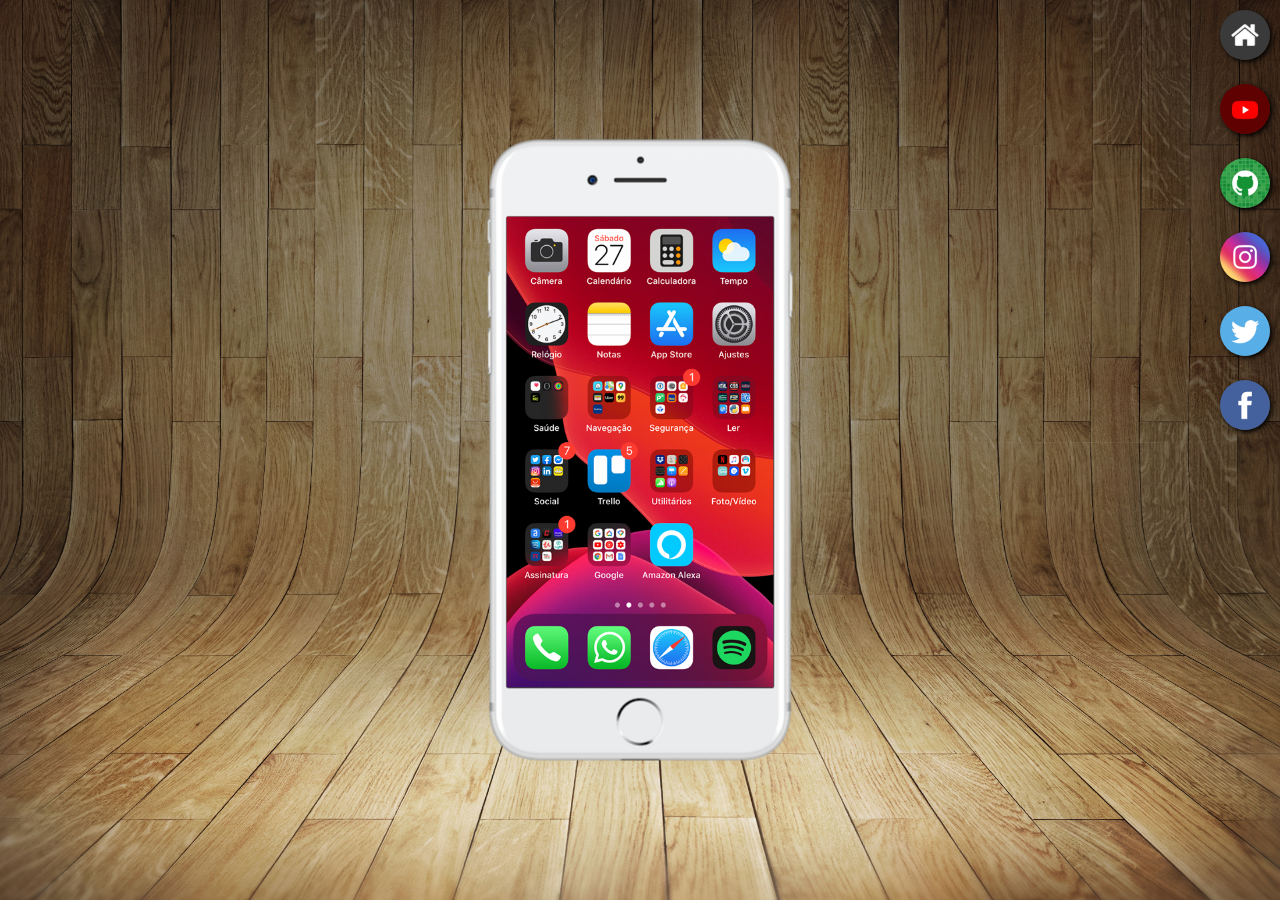
<file: index.html>
<!DOCTYPE html>
<html lang="pt-br">
<head>
    <meta charset="UTF-8">
    <meta name="viewport" content="width=device-width, initial-scale=1.0">
    <link rel="shortcut icon" href="pacote-d013/favicon.ico">
    <link rel="stylesheet" href="estilos/style.css">
    <title>Projeto redes sociais</title>
</head>
<body>
    <main>
        <section id="telefone">
            <iframe src="home.html" name="tela" id="tela" frameborder="0">
                Seu navegador não é compatível com isso.
            </iframe>
        </section>
        <section id="redes-sociais">
            <a href="home.html" target="tela"> <img src="pacote-d013/imagens/logo-home.jpg" alt="Home"></a> <br>
            <a href="youtube.html" target="tela"><img src="pacote-d013/imagens/logo-youtube.jpg" alt="Youtube"></a> <br>
            <a href="github.html" target="tela"><img src="pacote-d013/imagens/logo-github.jpg" alt="Github"></a> <br>
            <a href="instagram.html" target="tela"><img src="pacote-d013/imagens/logo-instagram.jpg" alt="Instagram"></a> <br>
            <a href="twitter.html" target="tela"><img src="pacote-d013/imagens/logo-twitter.jpg" alt="Twitter"></a> <br>
            <a href="facebook.html" target="tela"><img src="pacote-d013/imagens/logo-facebook.jpg" alt="Facebook"></a>
        </section>
    </main>
</body>
</html>
</file>
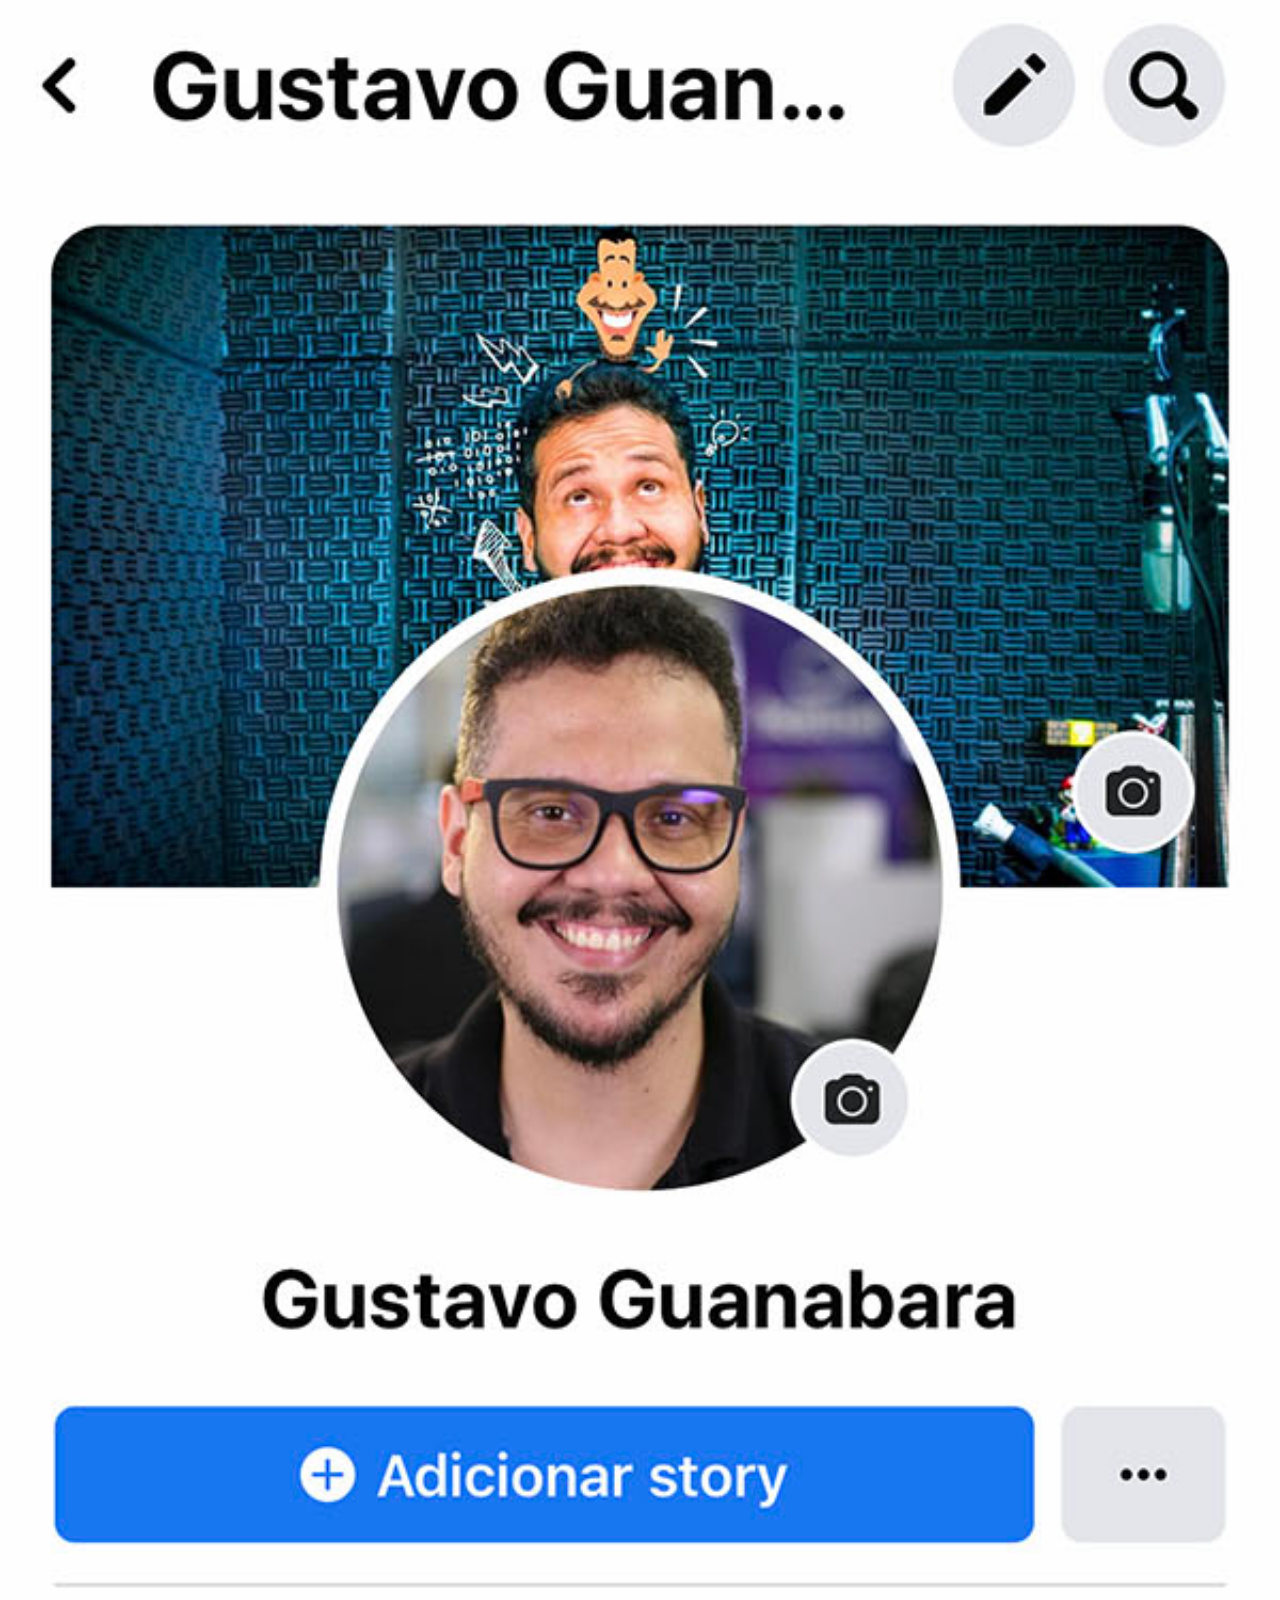
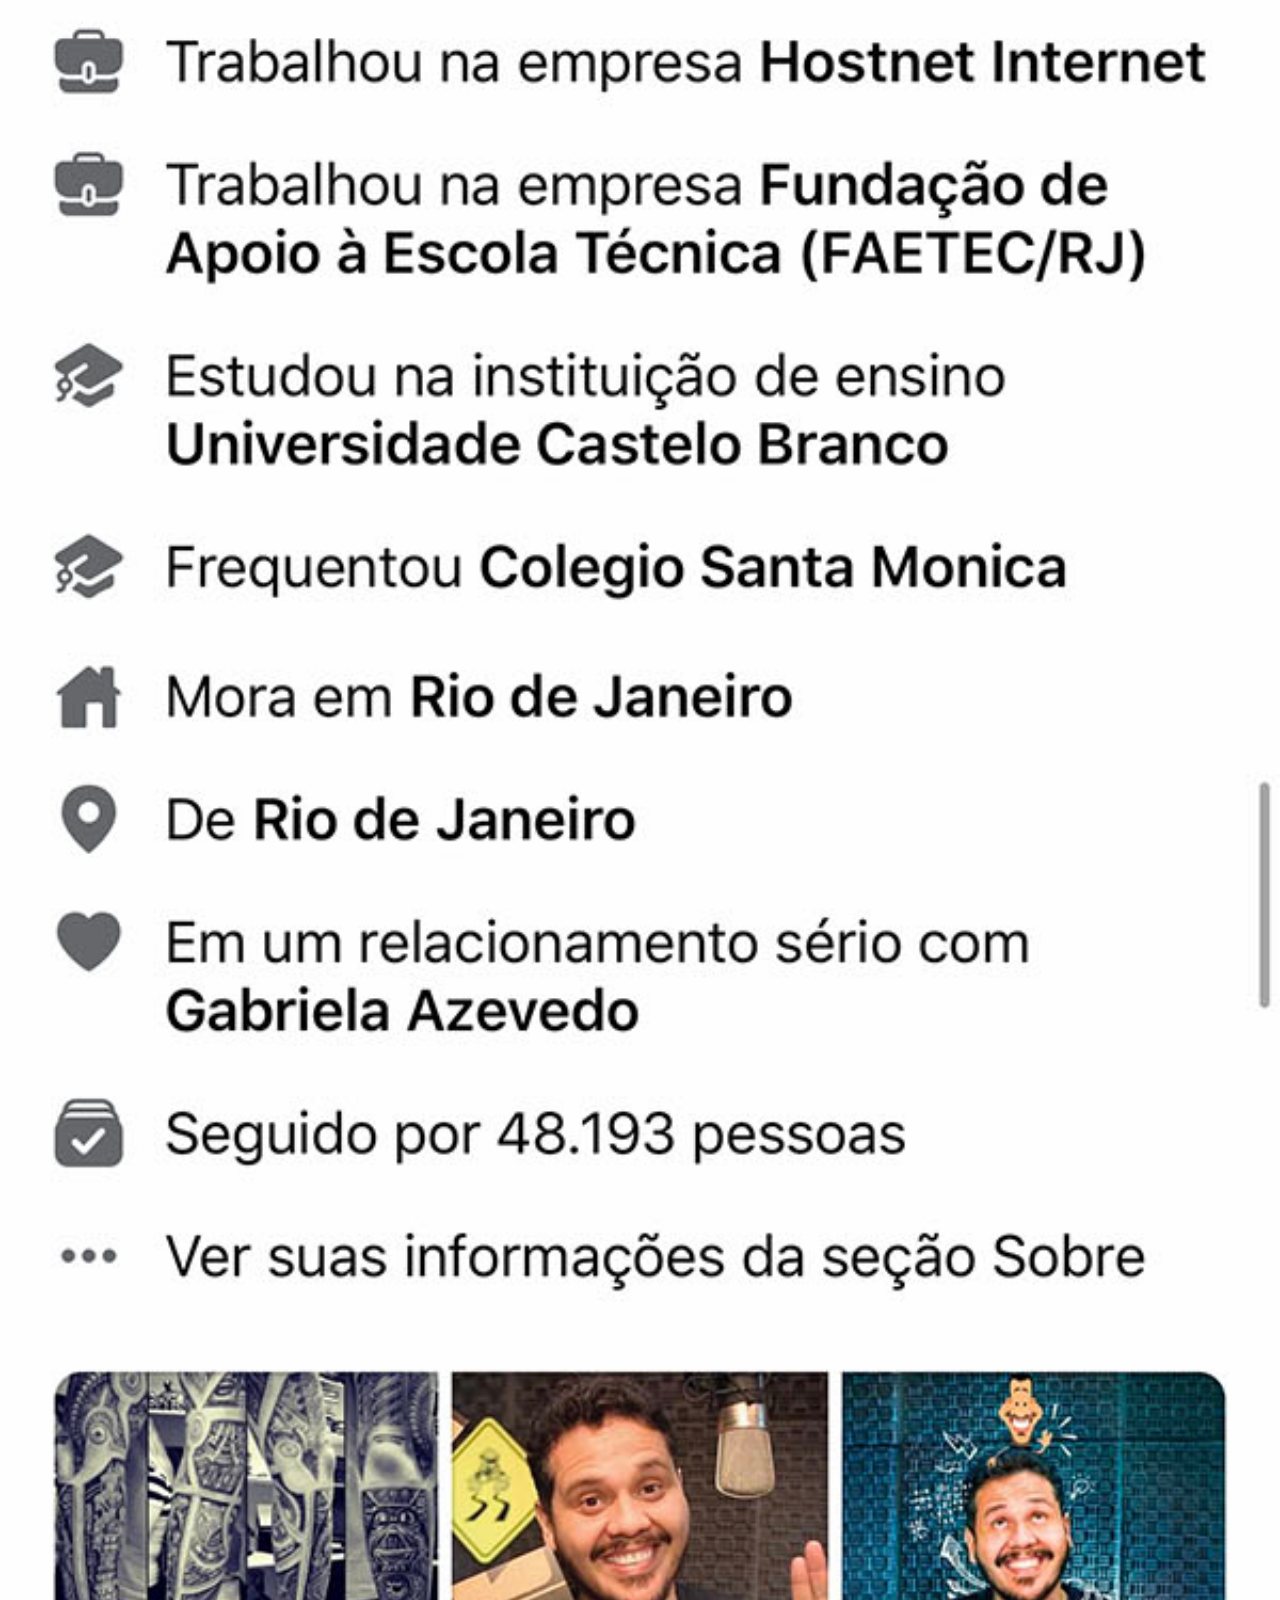
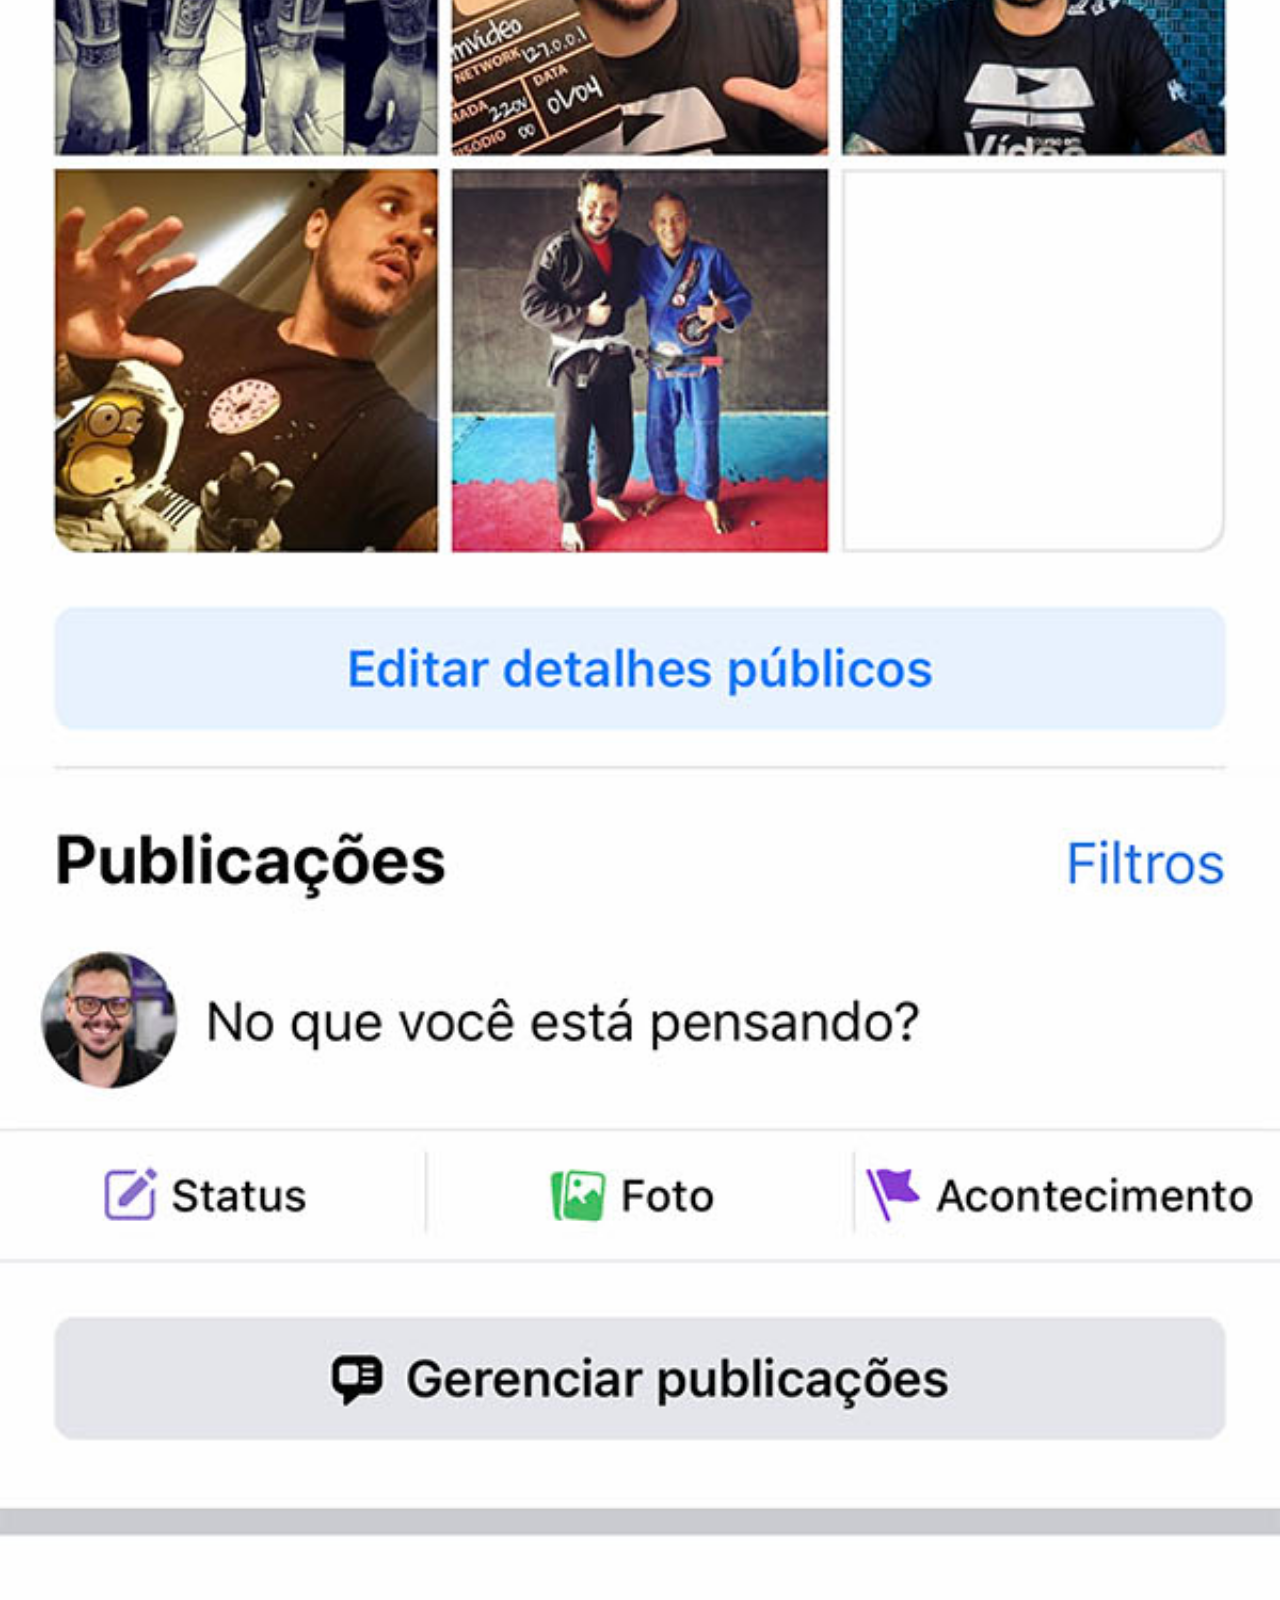
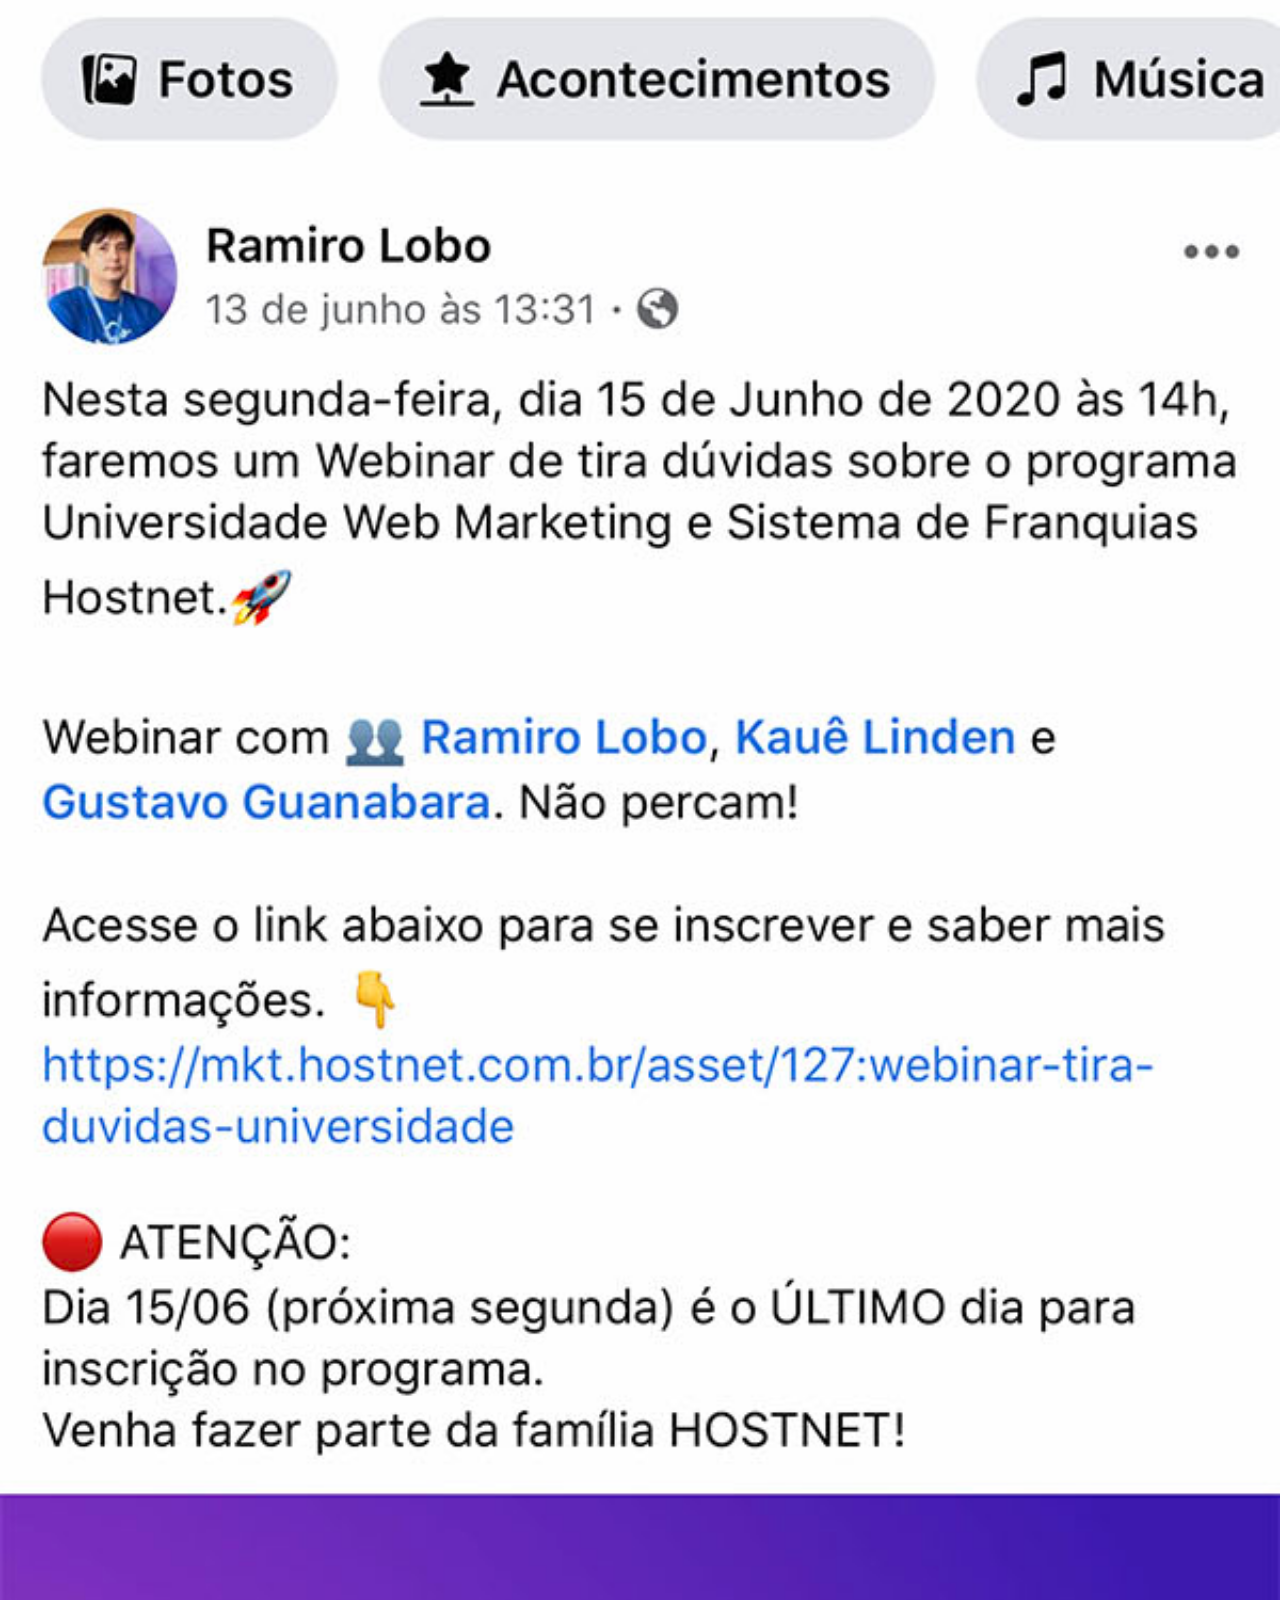
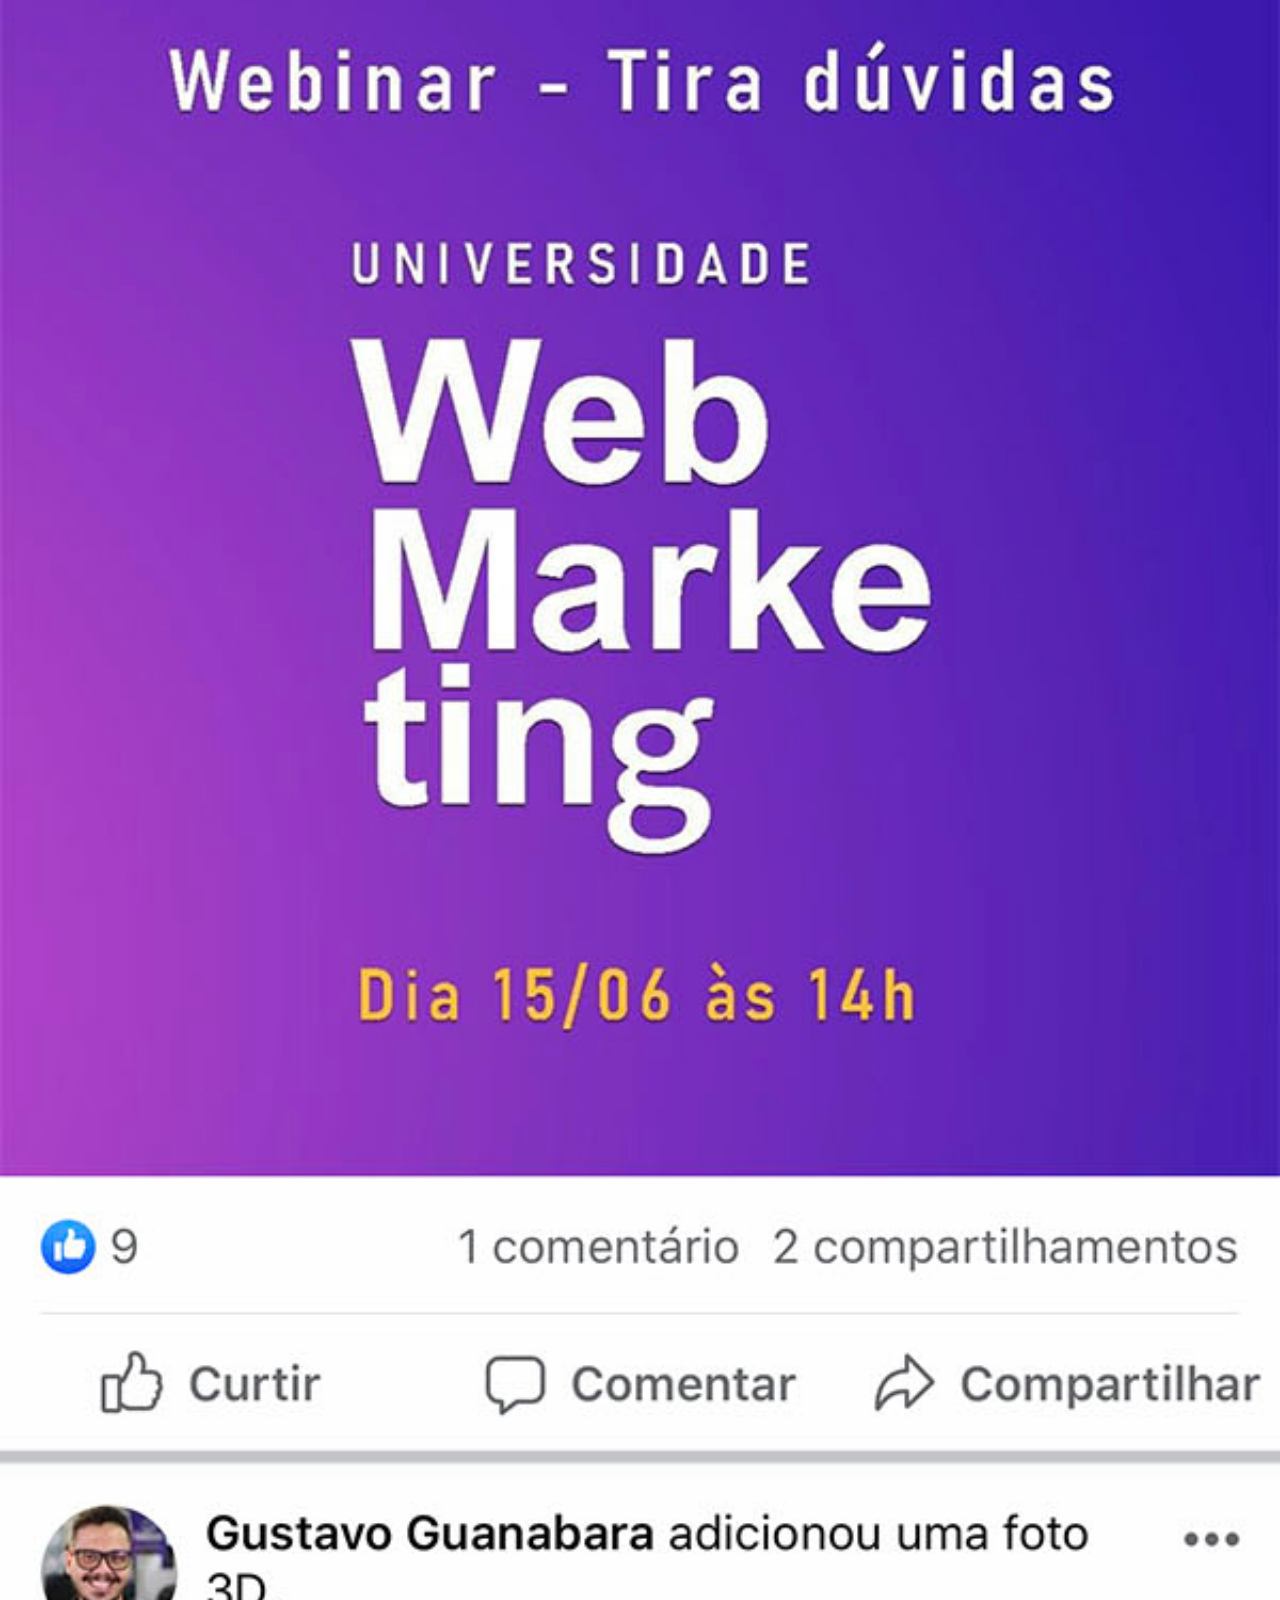
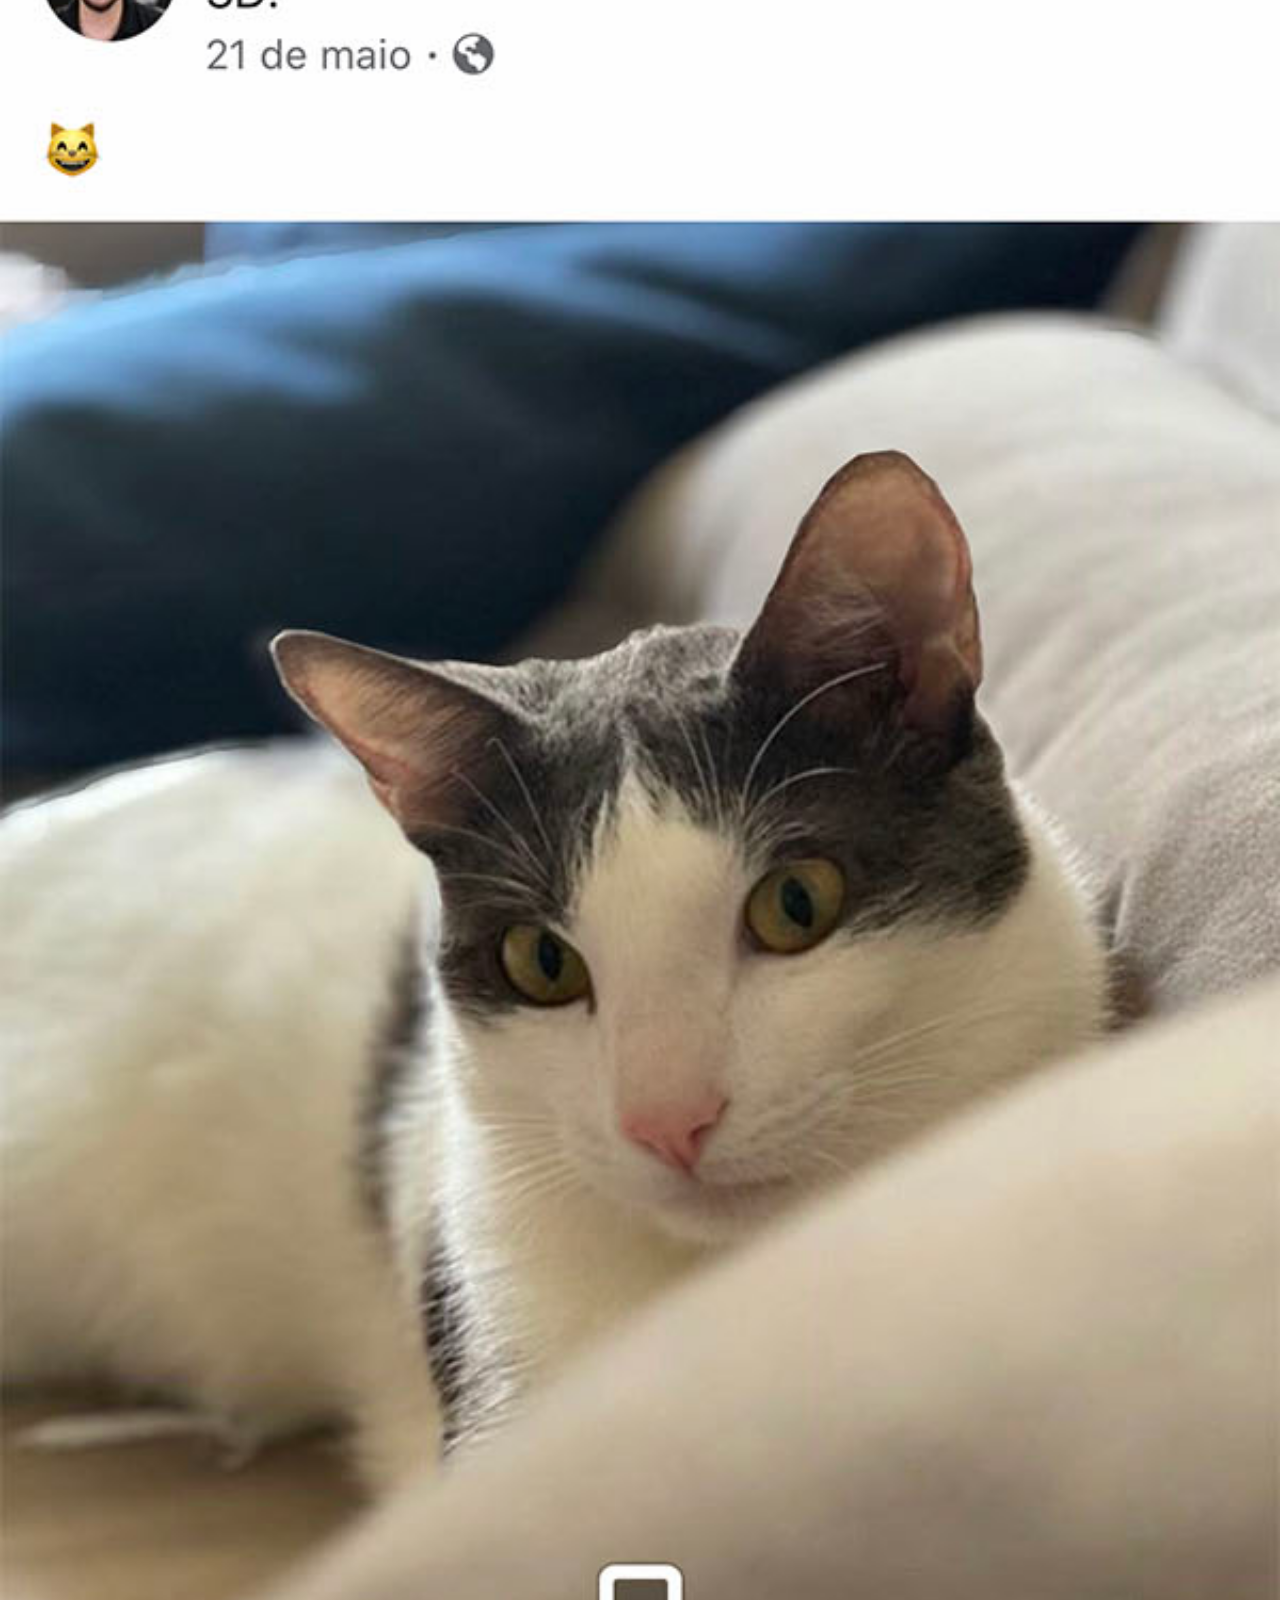
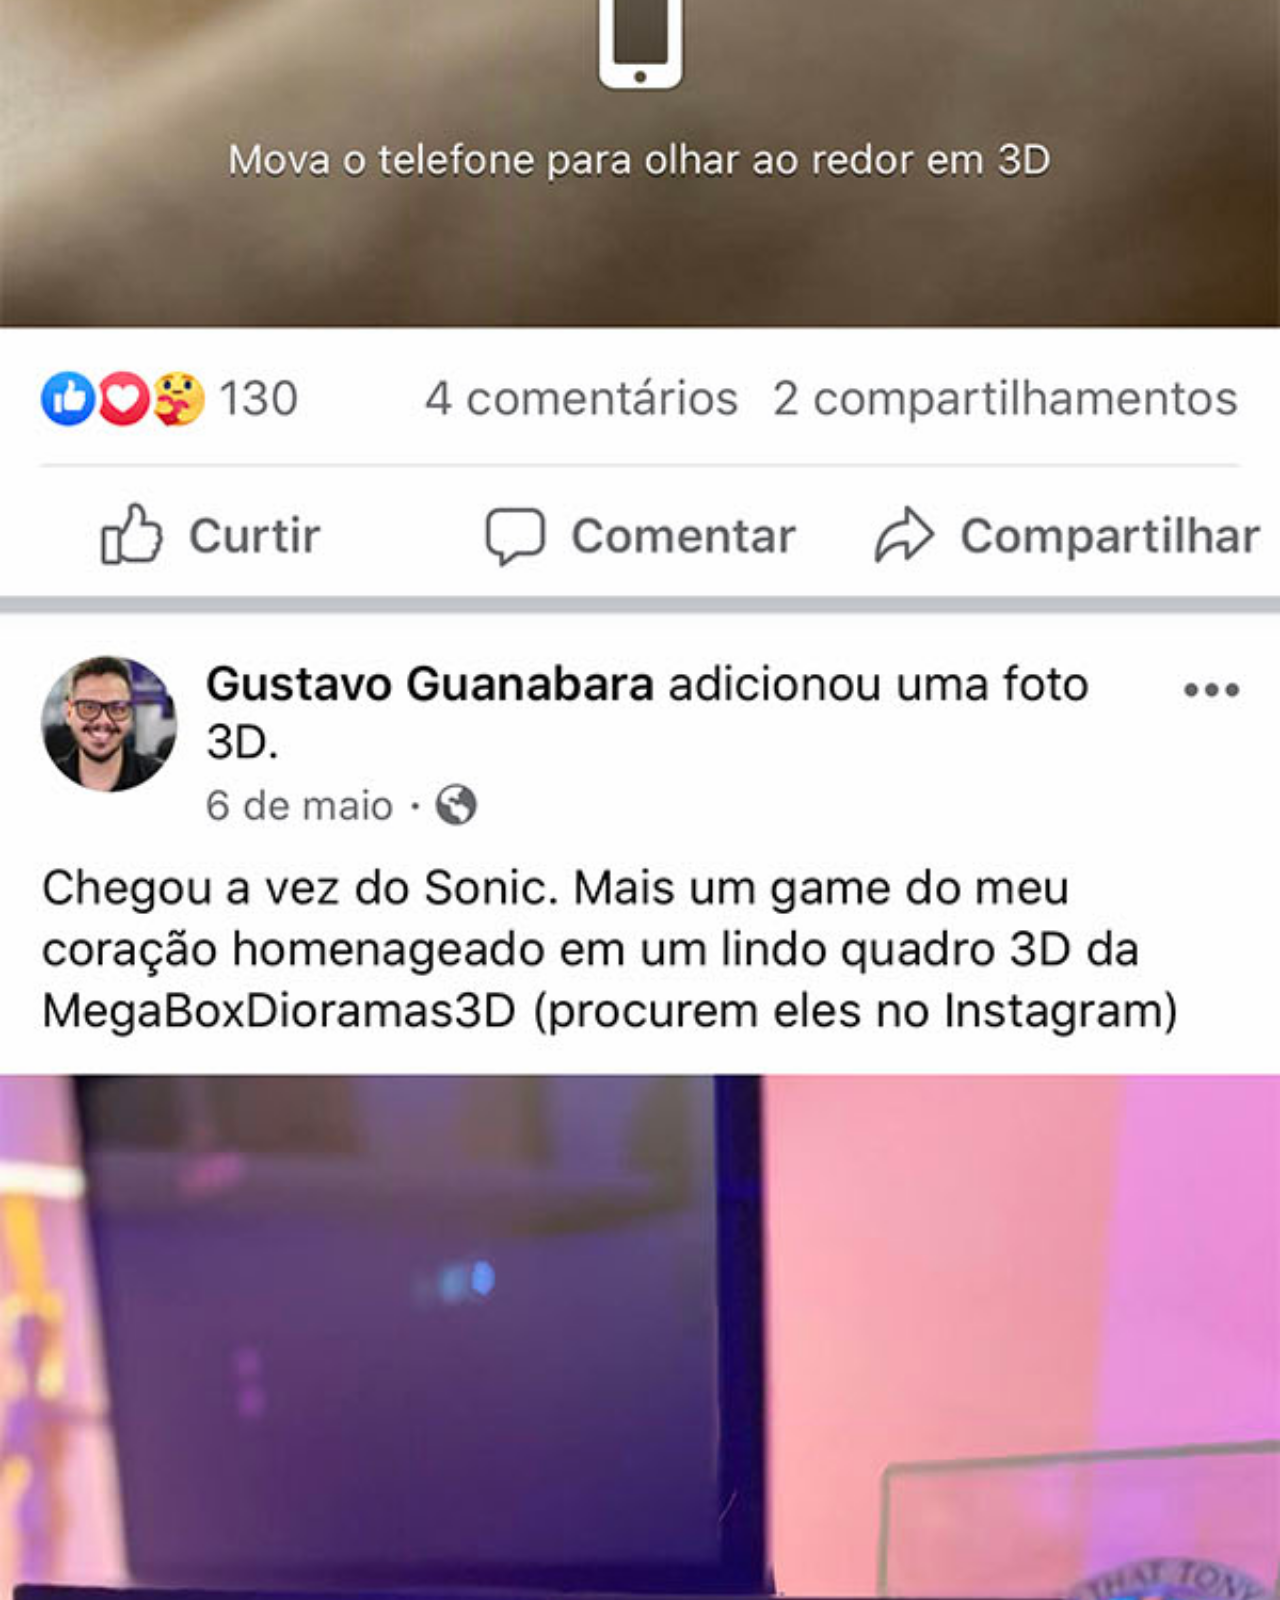
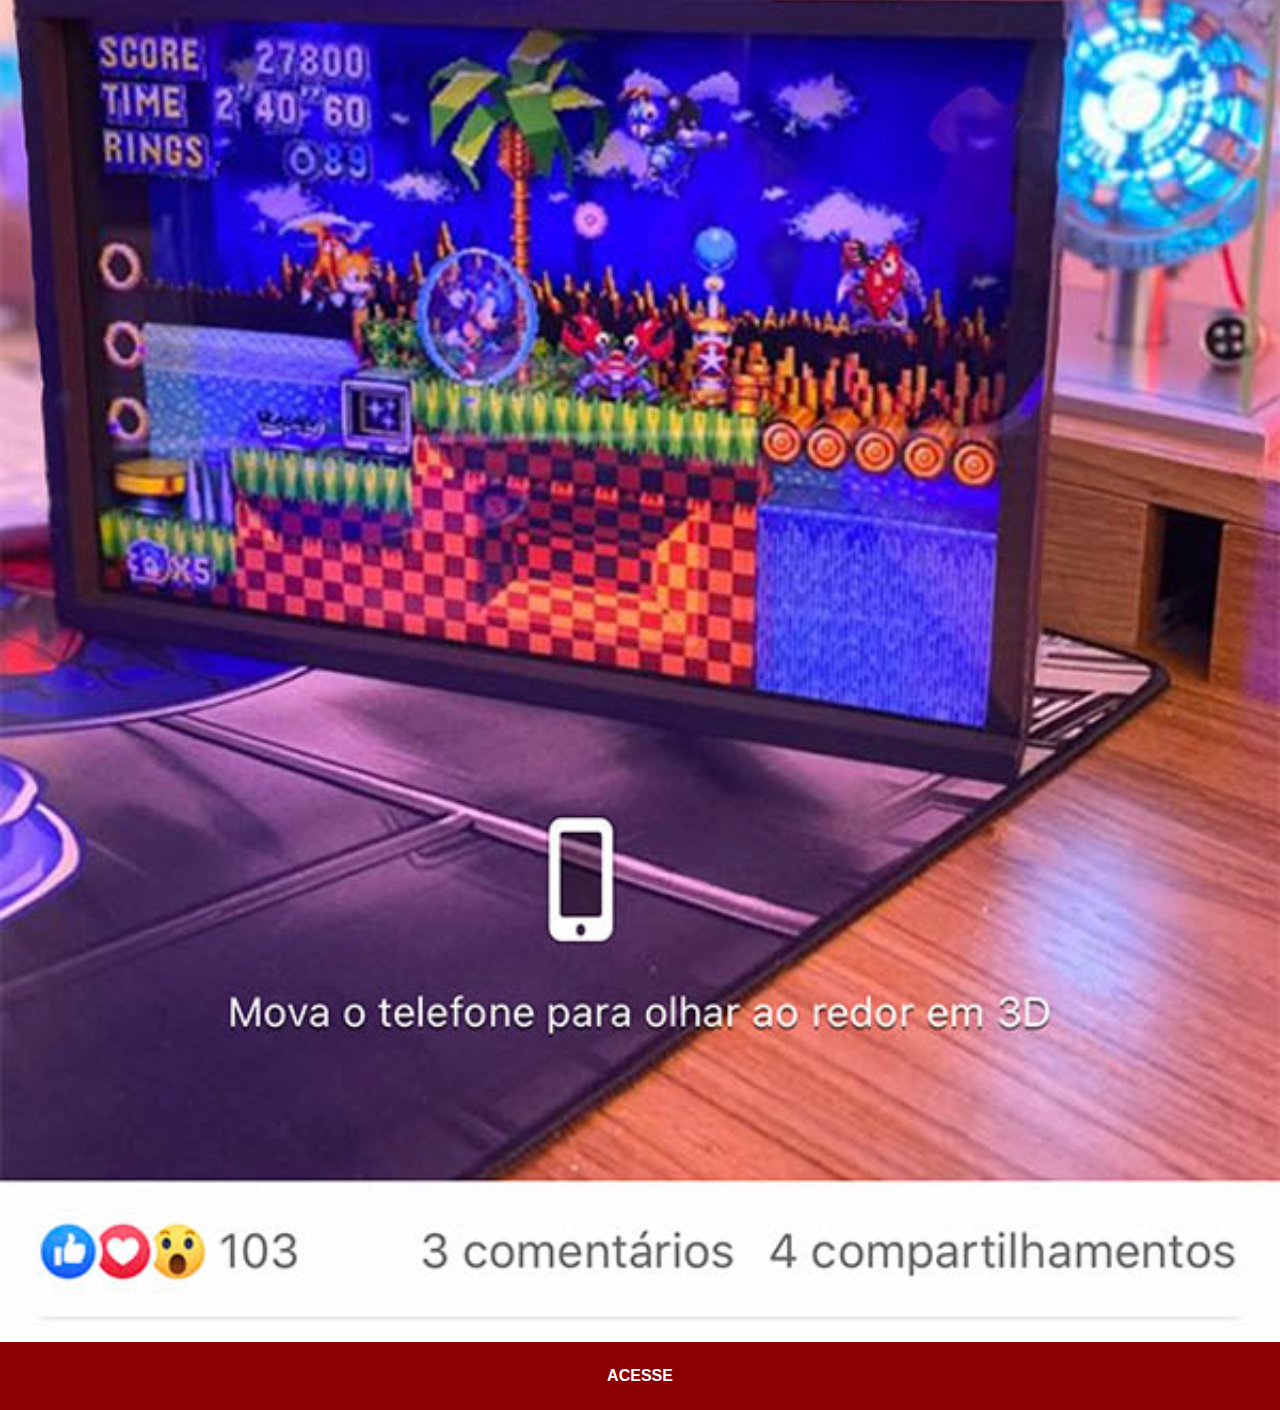
<file: facebook.html>
<!DOCTYPE html>
<html lang="pt-br">
<head>
    <meta charset="UTF-8">
    <meta name="viewport" content="width=device-width, initial-scale=1.0">
    <link rel="stylesheet" href="estilos/social.css">
    <title>Facebook</title>
</head>
<body>
    <img src="pacote-d013/imagens/tela-facebook.jpg" alt="Facebook">
    <a href="https://www.facebook.com/login/?next=https%3A%2F%2Fwww.facebook.com%2Fgustavoguanabara%2F%3Flocale%3Dpt_BR" target="_blank">ACESSE</a>
</body>
</html>
</file>
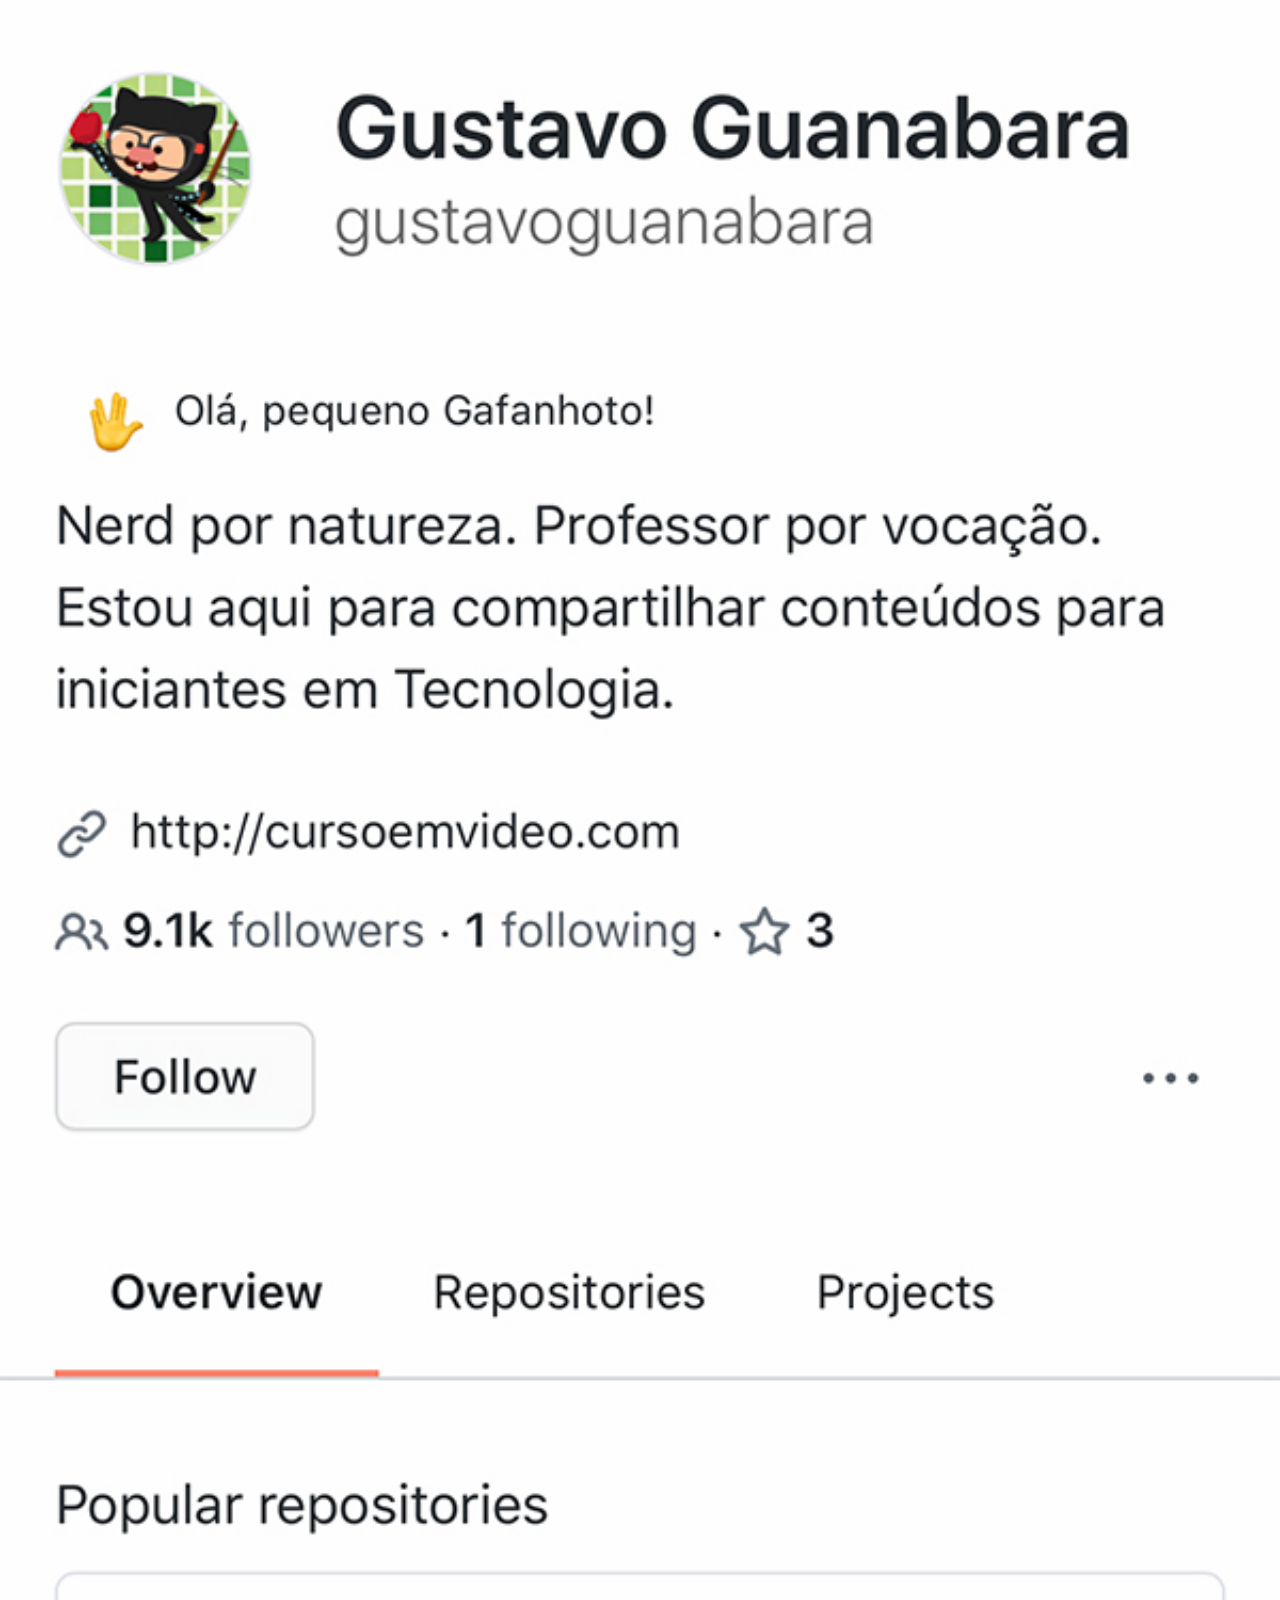
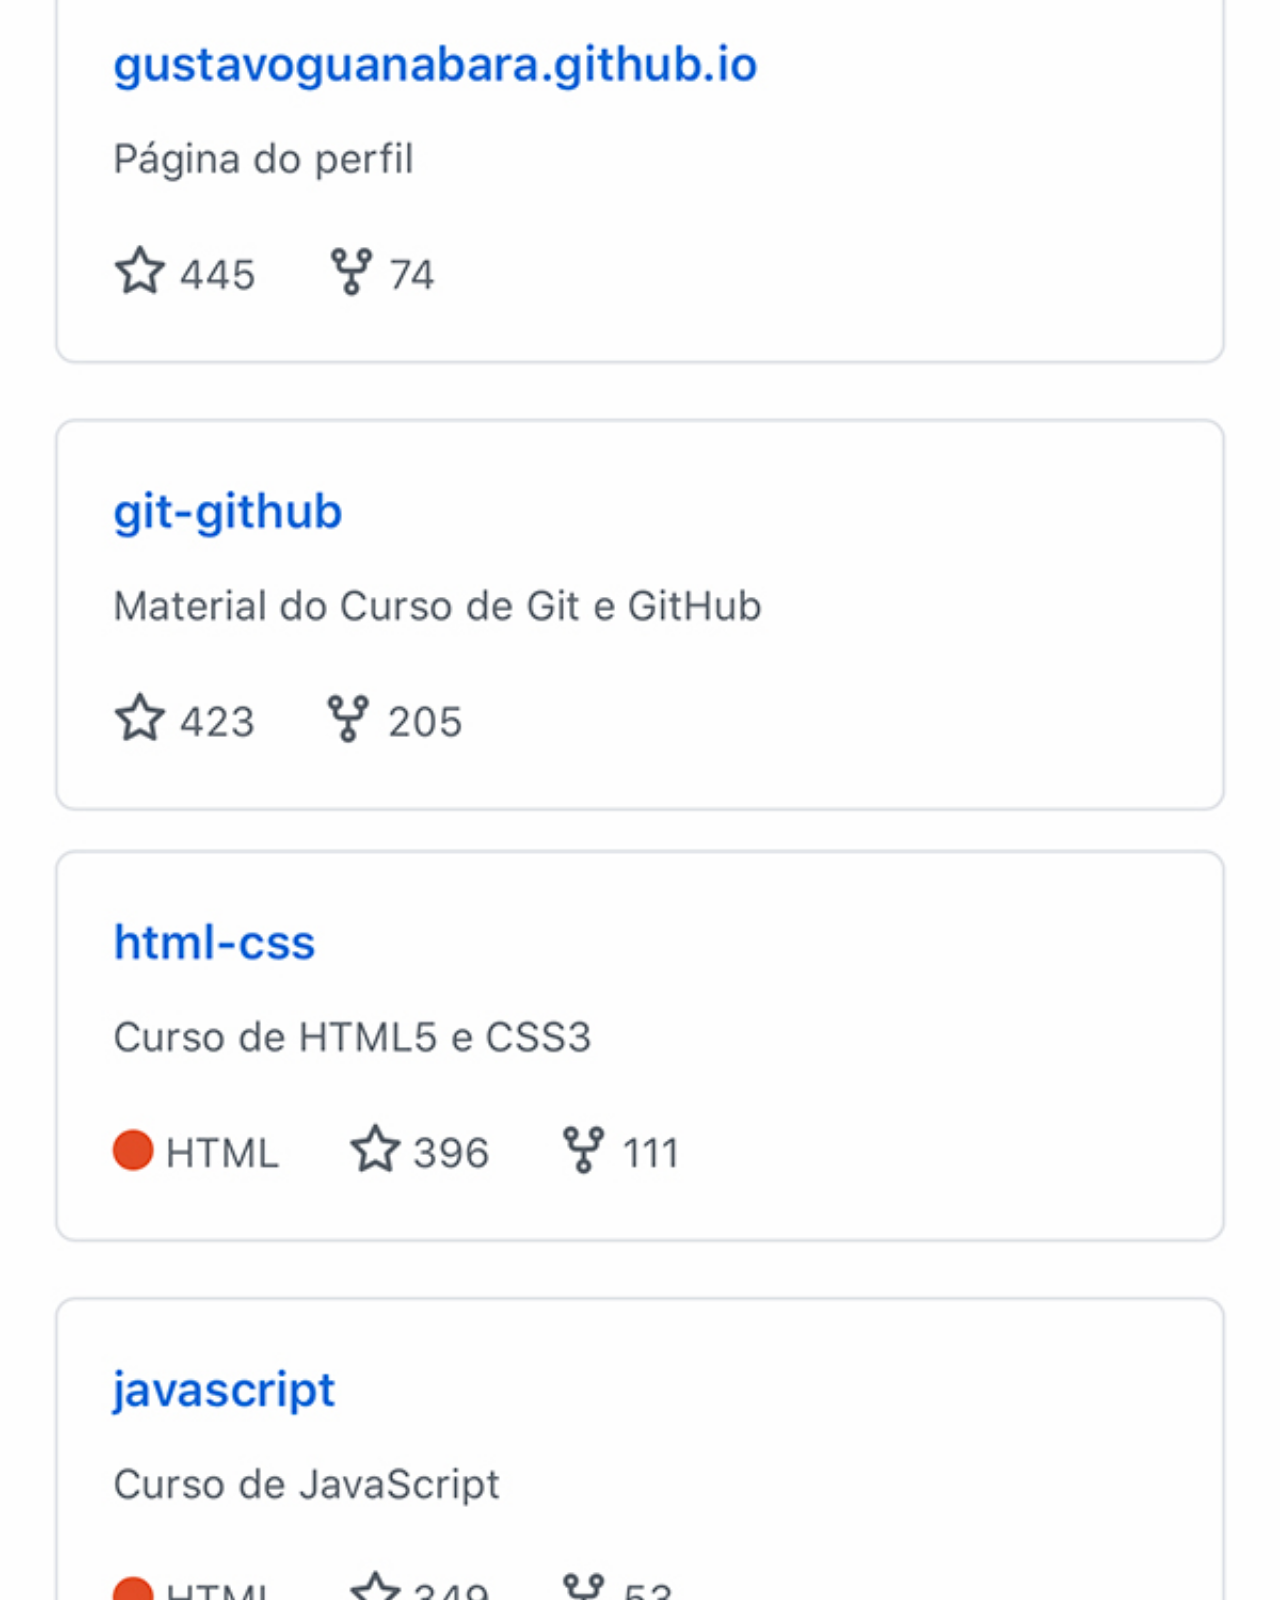
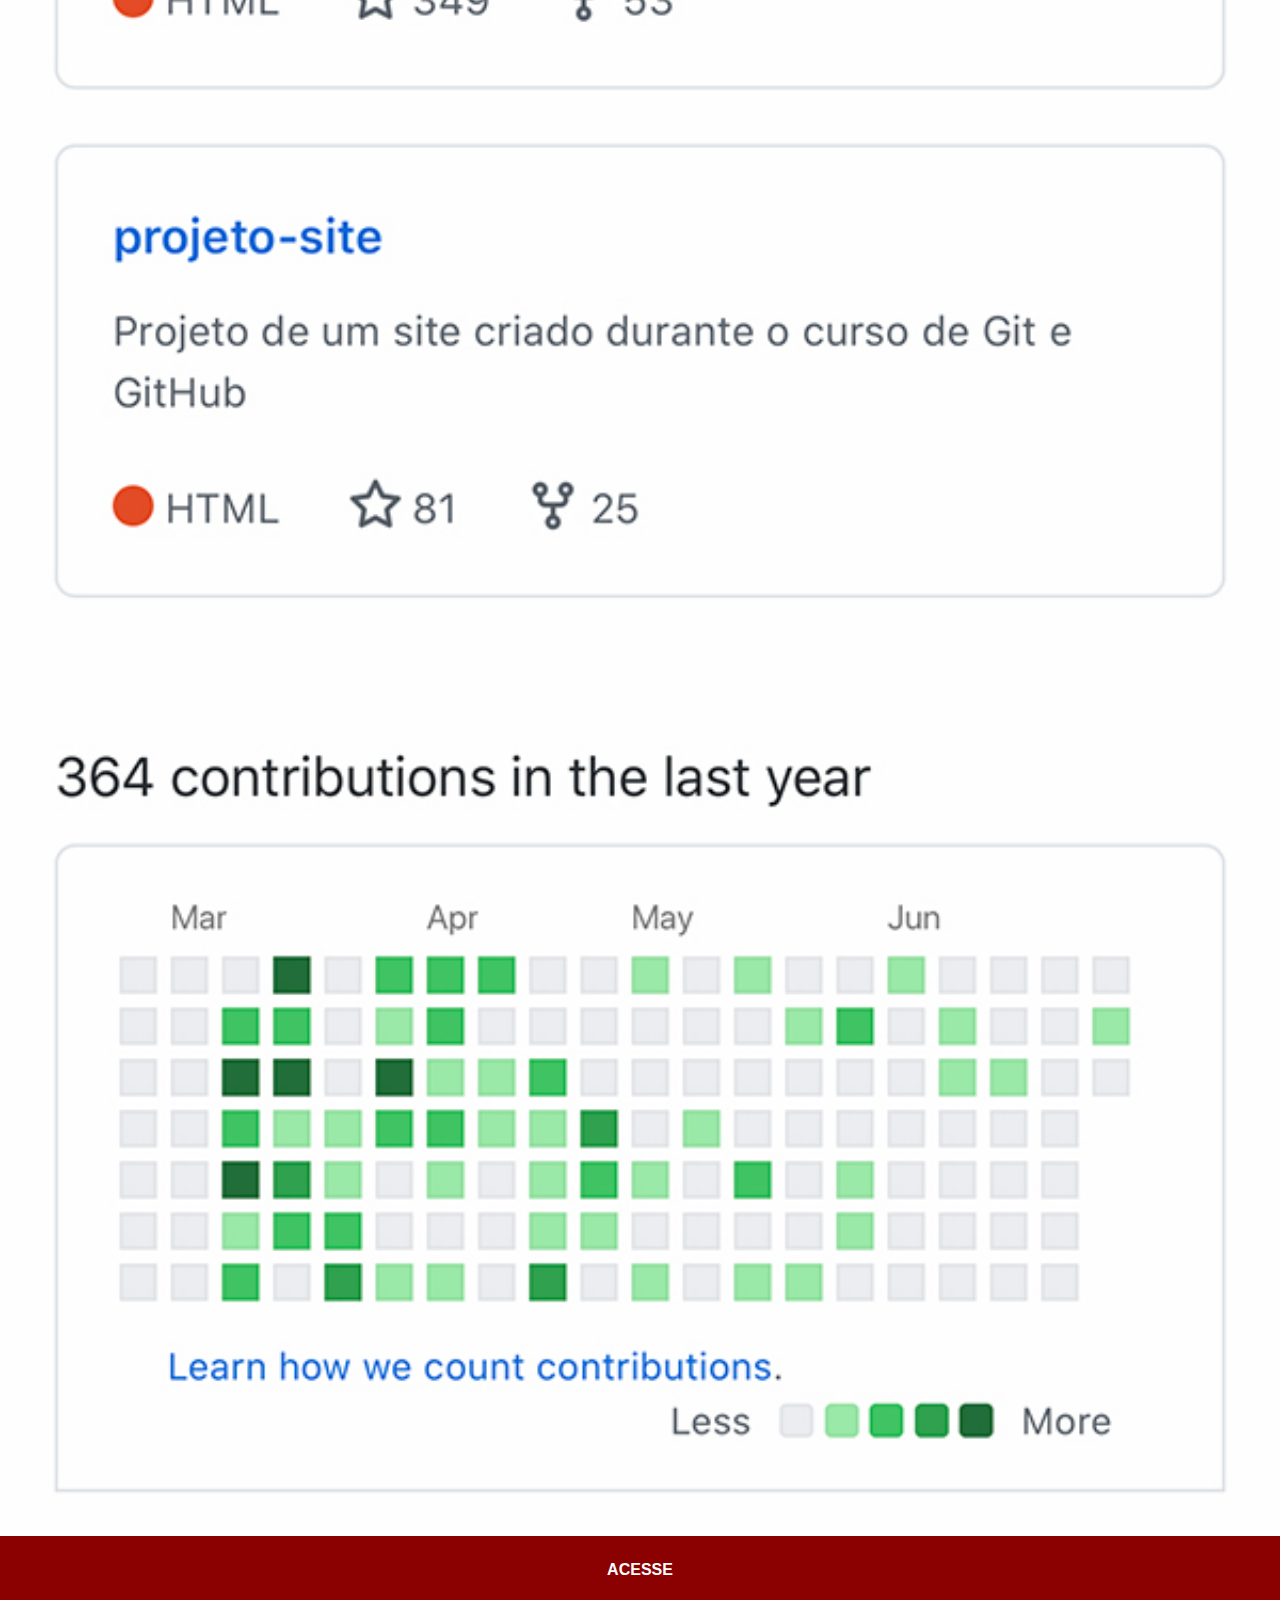
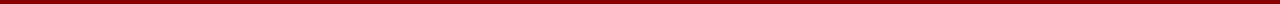
<file: github.html>
<!DOCTYPE html>
<html lang="pt-br">
<head>
    <meta charset="UTF-8">
    <meta name="viewport" content="width=device-width, initial-scale=1.0">
    <link rel="stylesheet" href="estilos/social.css">
    <title>Github</title>
</head>
<body>
    <img src="pacote-d013/imagens/tela-github.jpg" alt="GitHub">
    <a href="https://github.com/gustavoguanabara/" target="_blank">ACESSE</a>
</body>
</html>
</file>
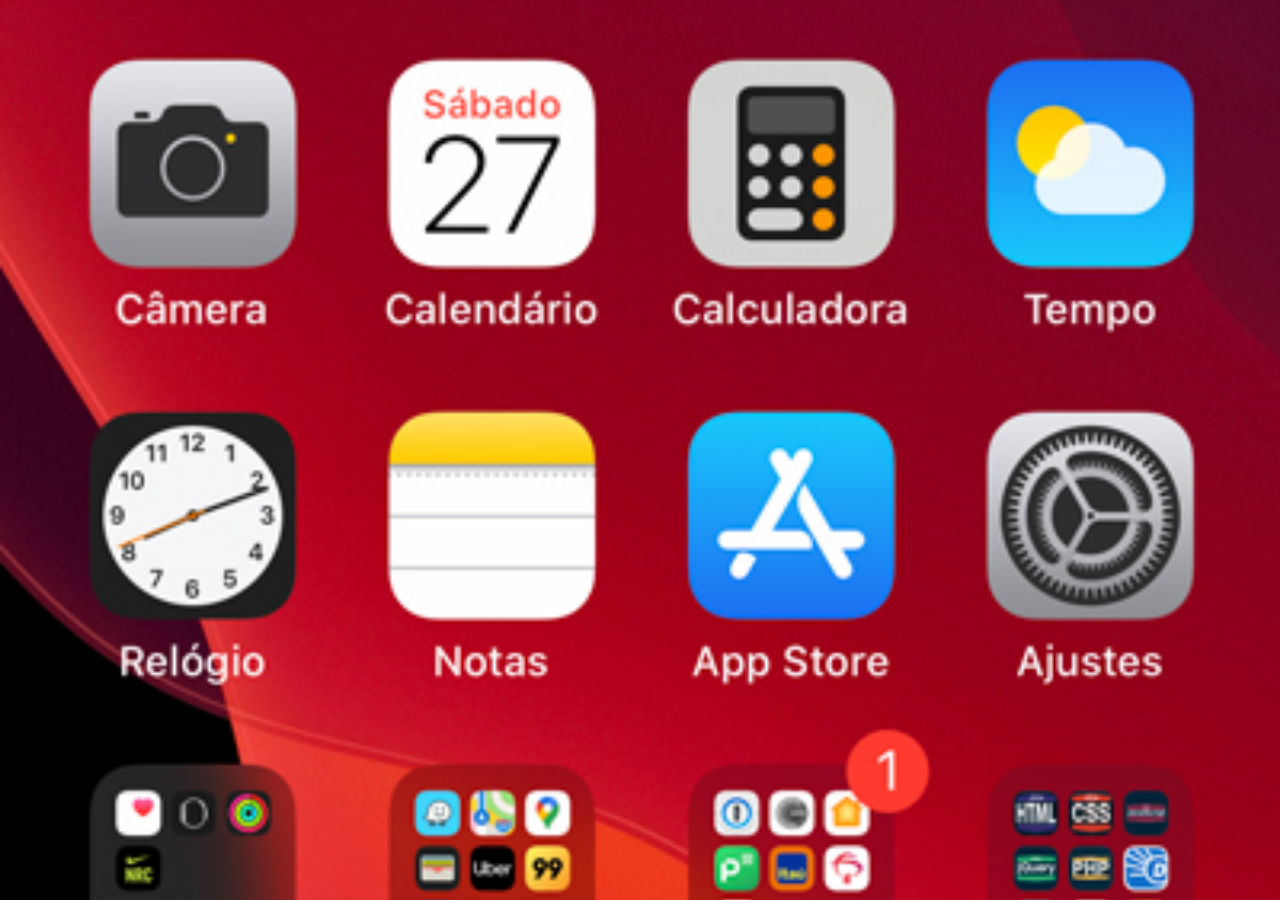
<file: home.html>
<!DOCTYPE html>
<html lang="pt-br">
<head>
    <meta charset="UTF-8">
    <meta name="viewport" content="width=device-width, initial-scale=1.0">
    <title>Document</title>
</head>
<style>
    *{
        margin: 0px;
        padding: 0px;
    }
    body{
        width: 100vw;
        height: 100vh;
        background: url(pacote-d013/imagens/tela-home.jpg) no-repeat top center;
        background-size: cover;
    }
</style>
<body>
    
</body>
</html>
</file>
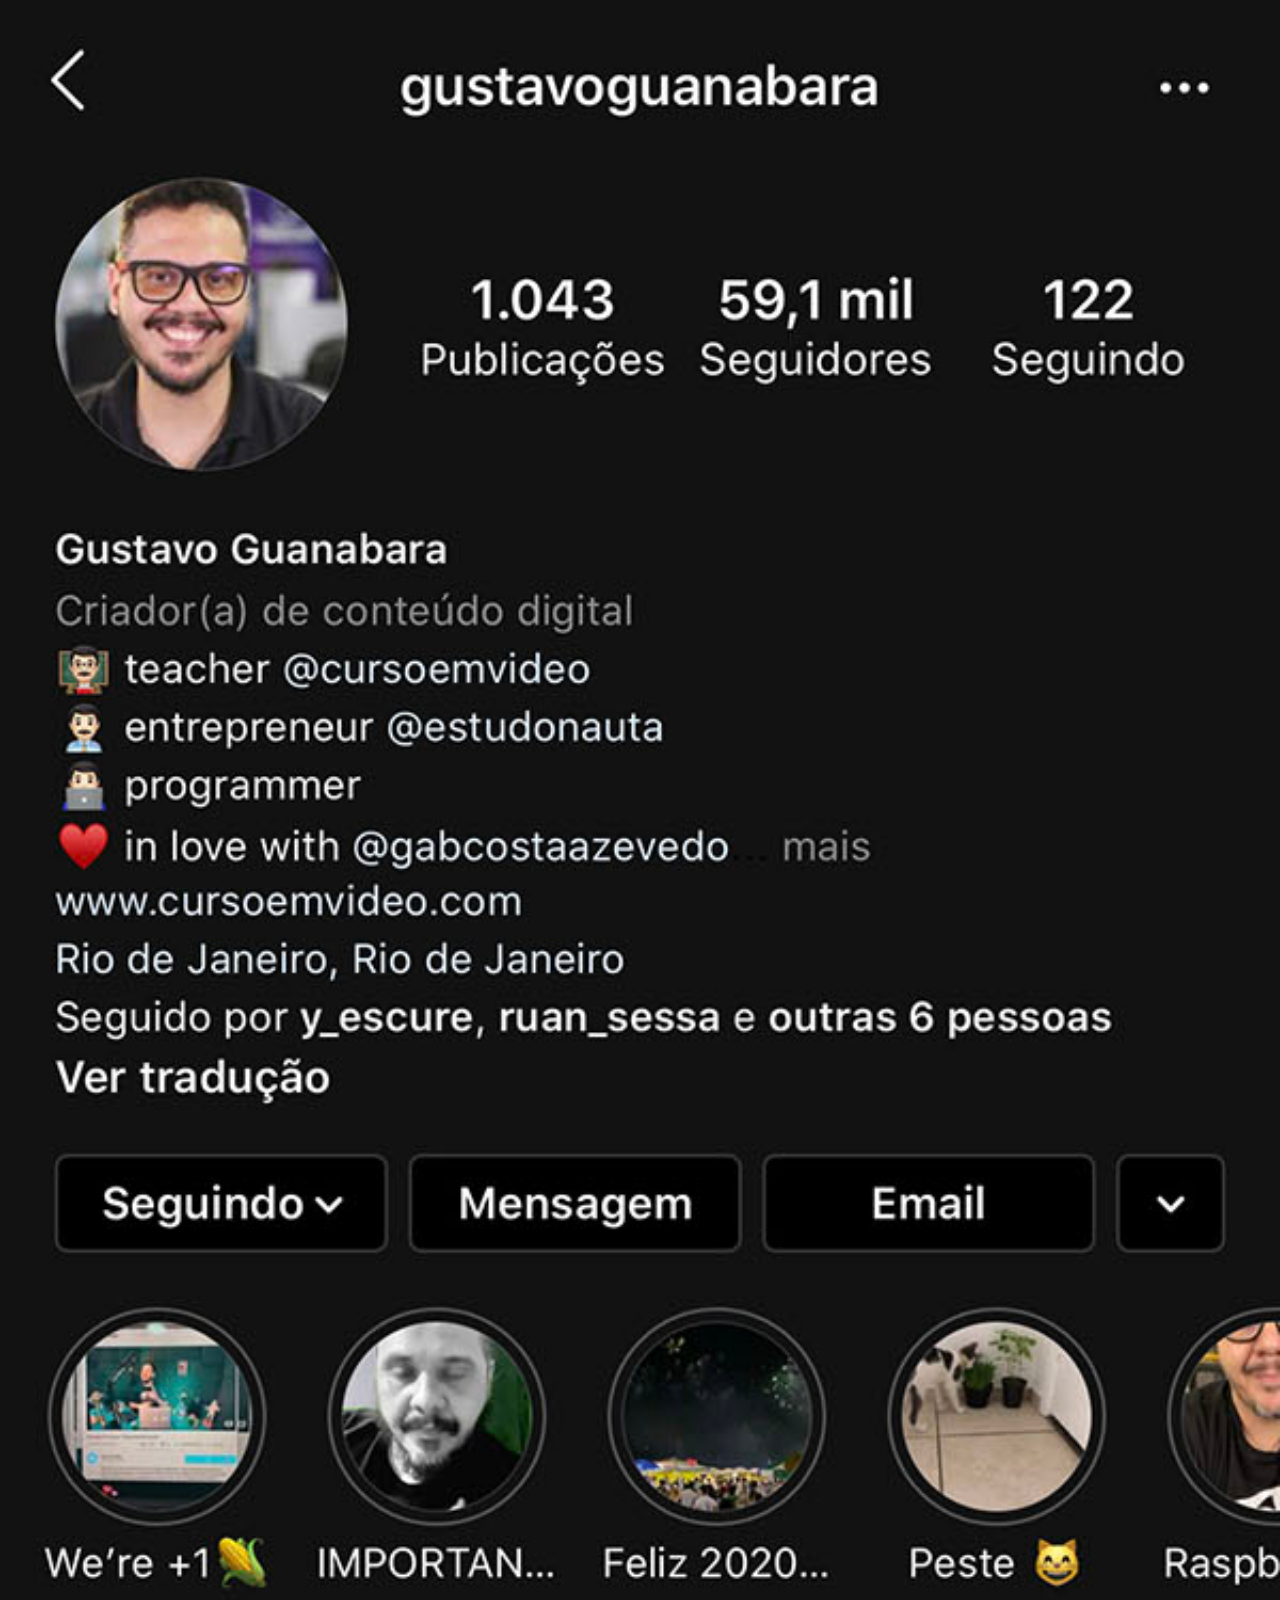
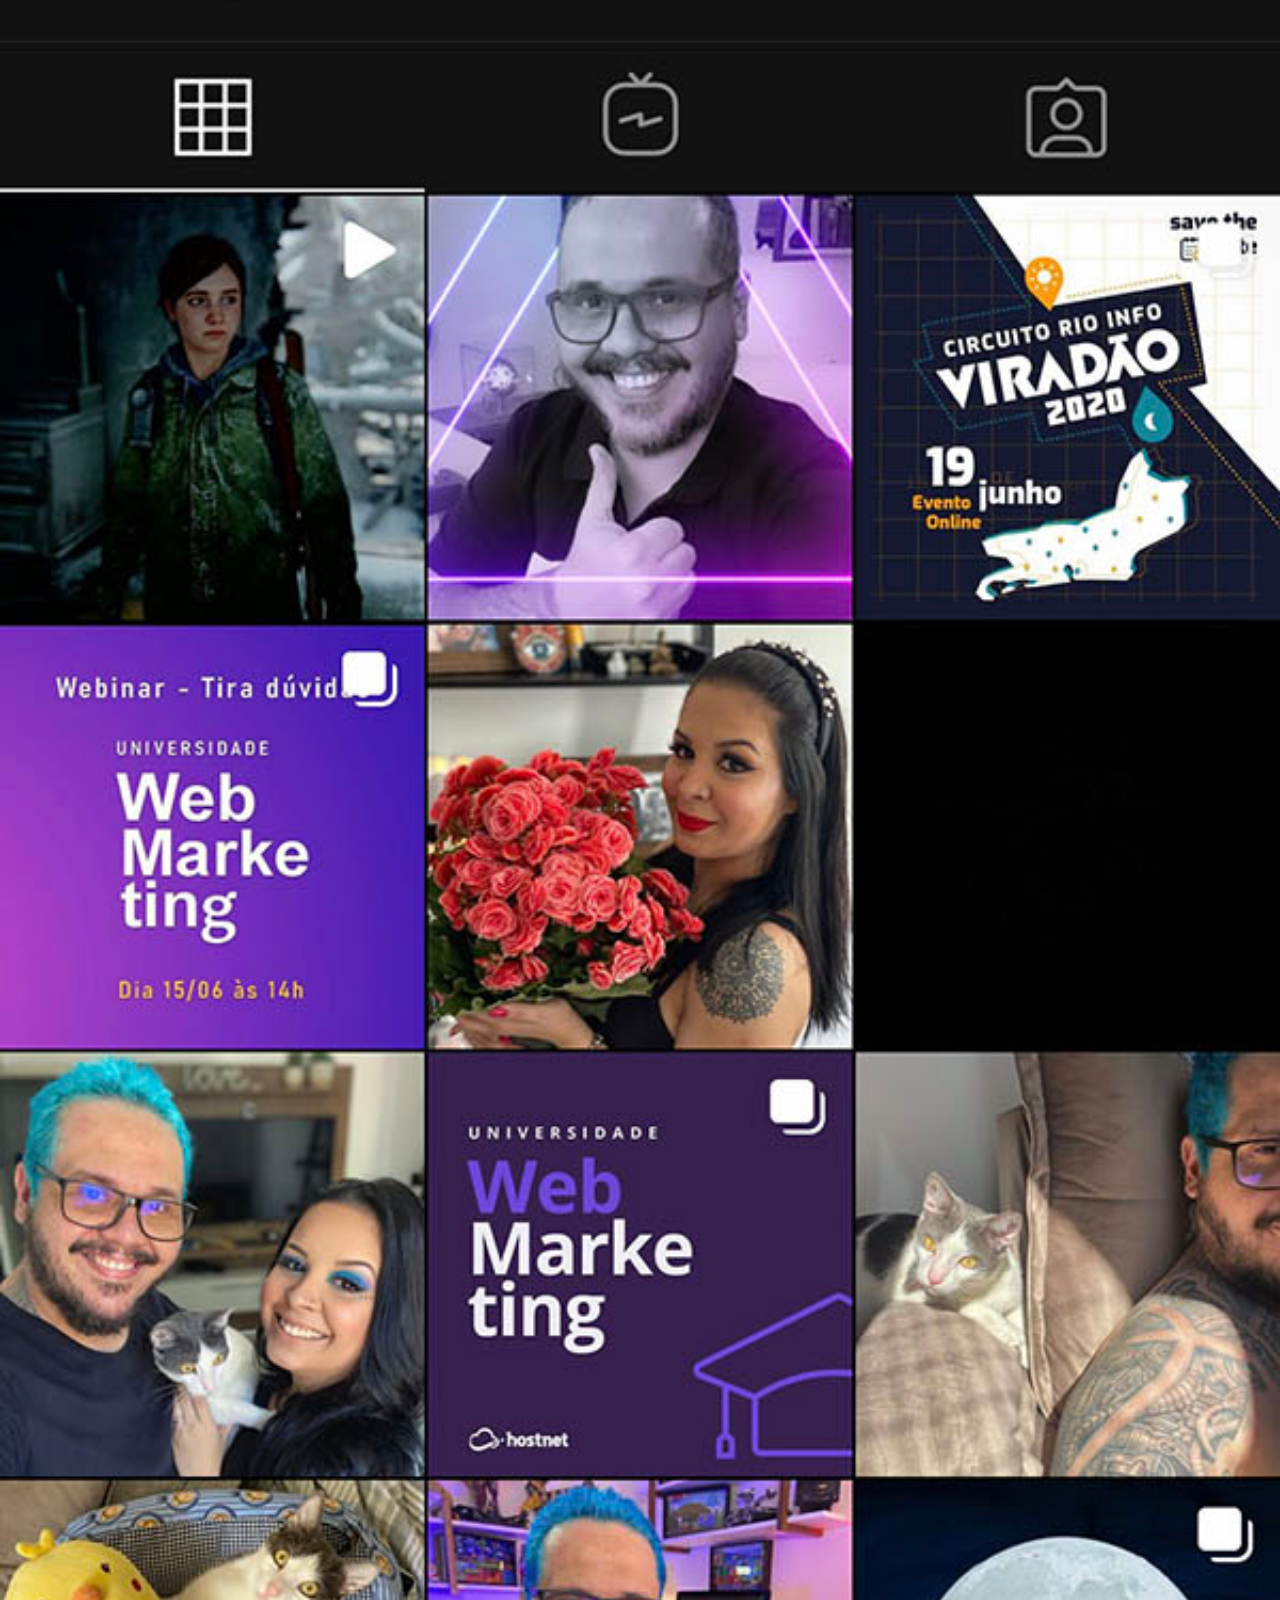
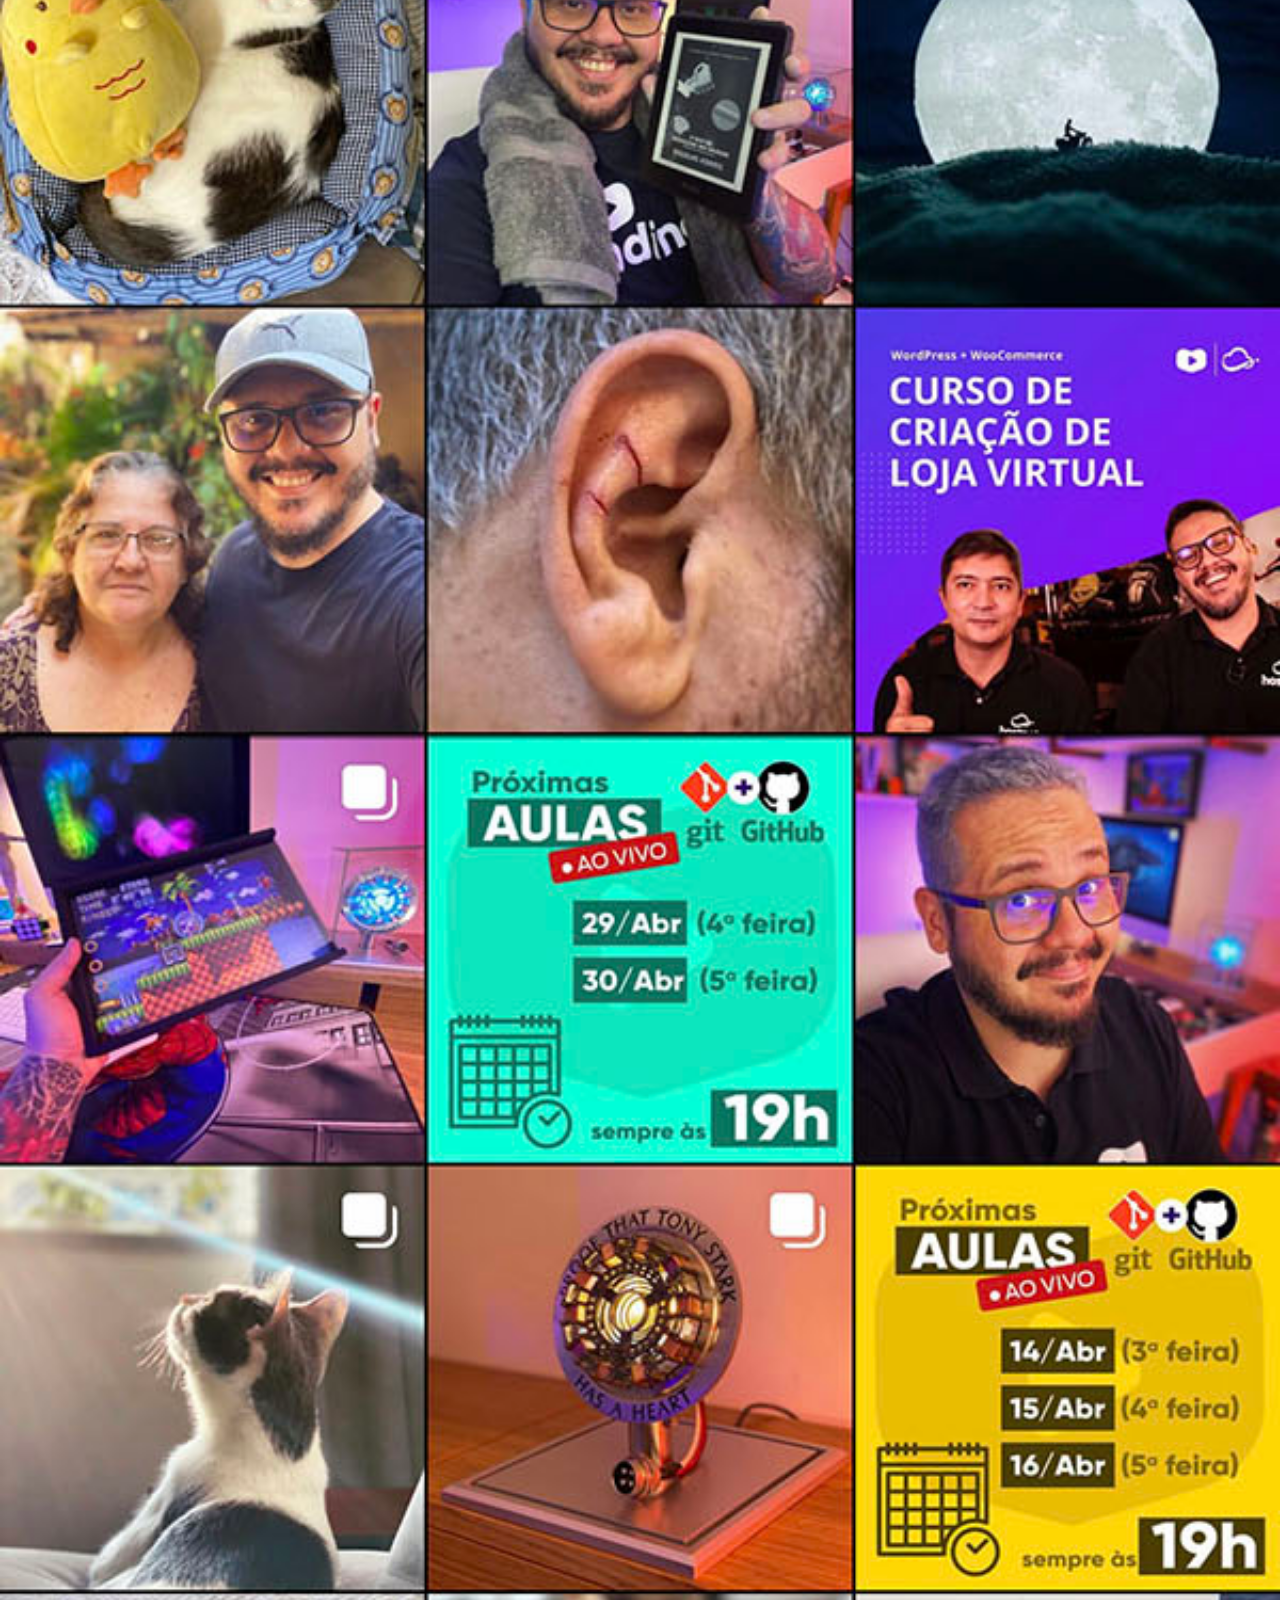
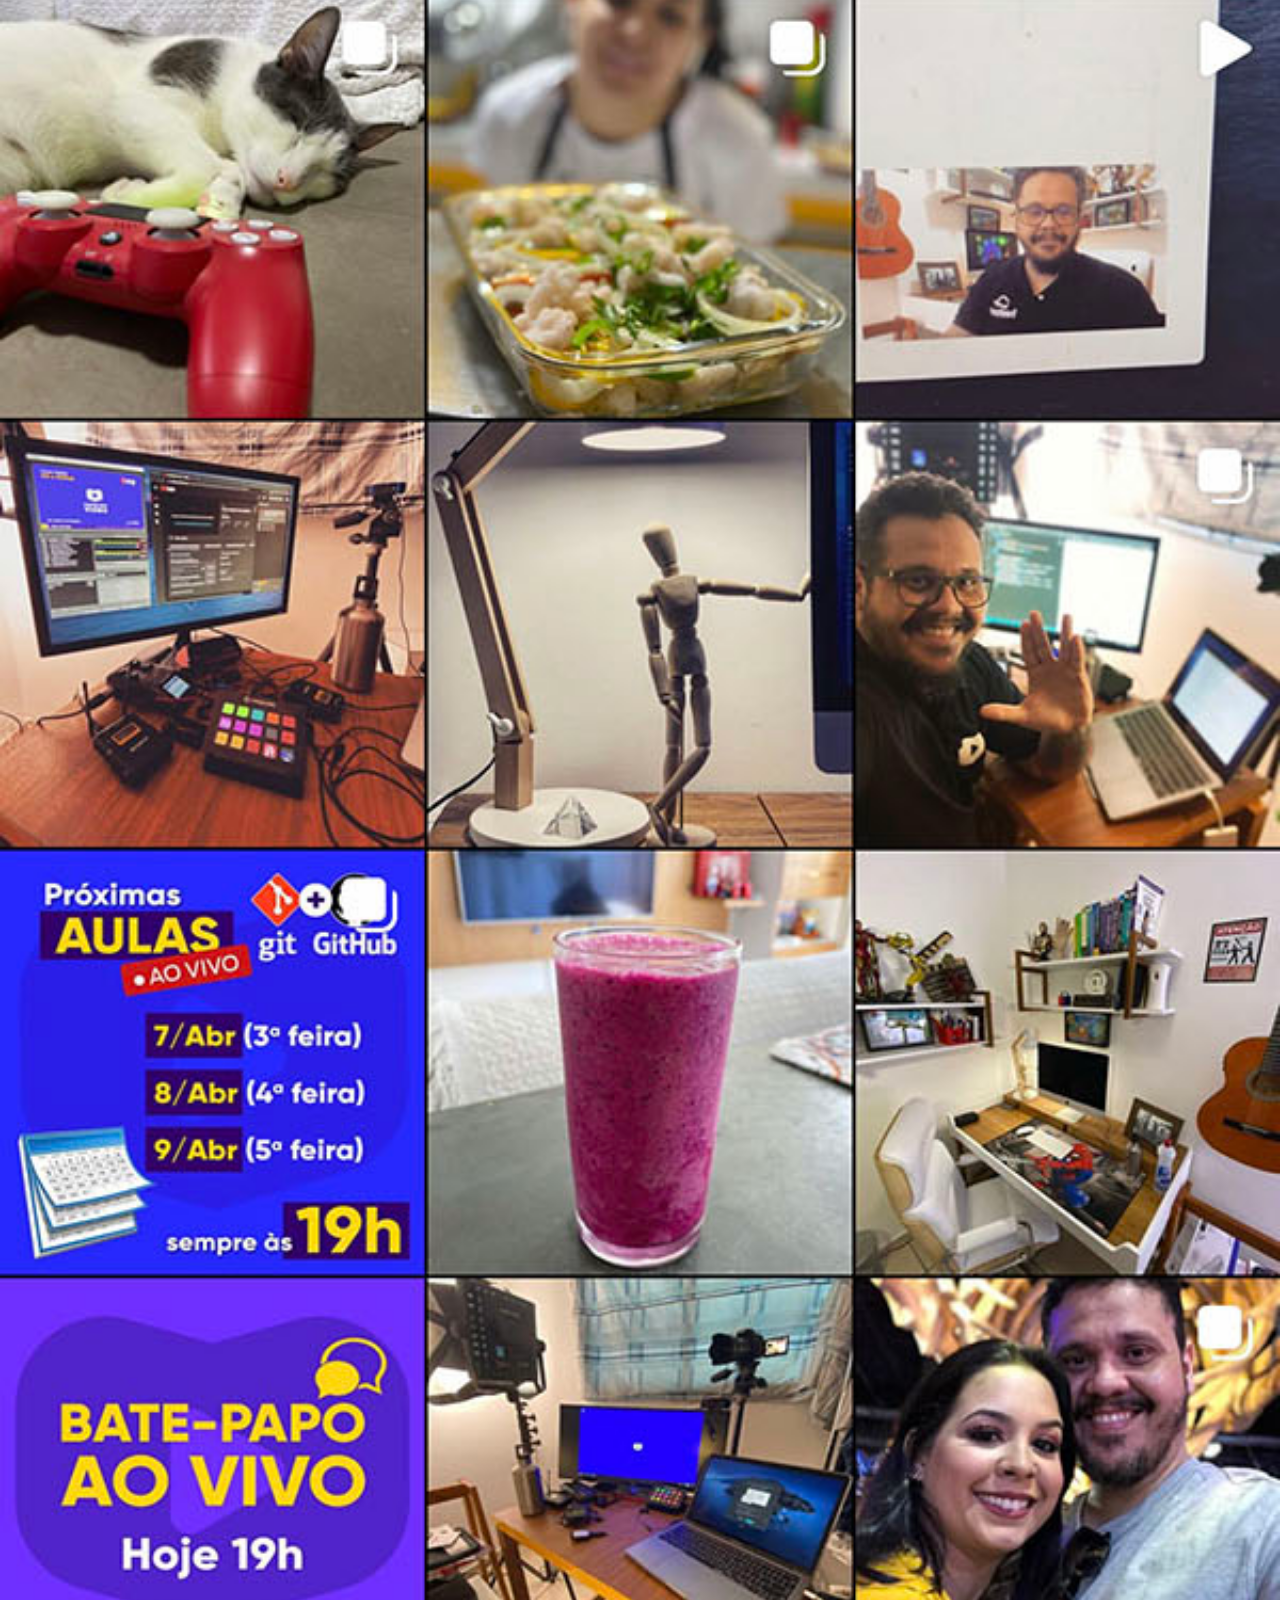
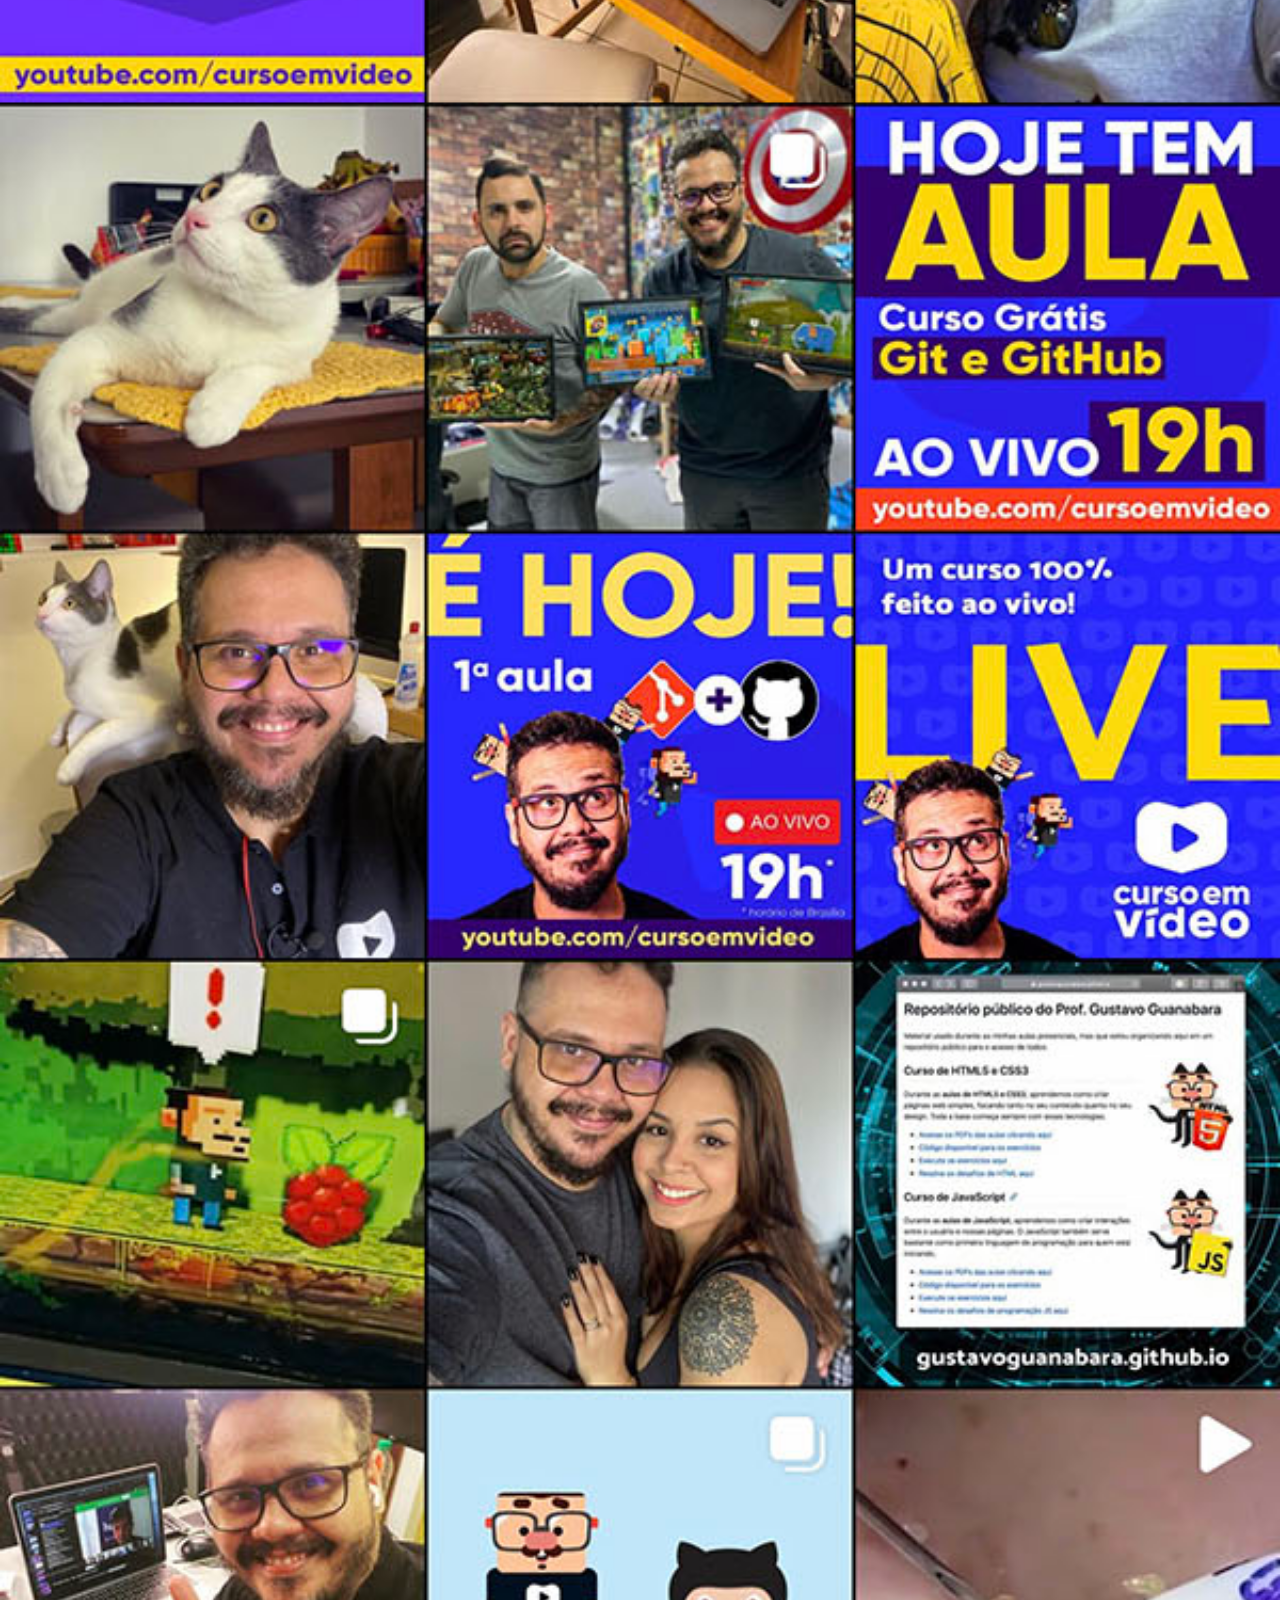
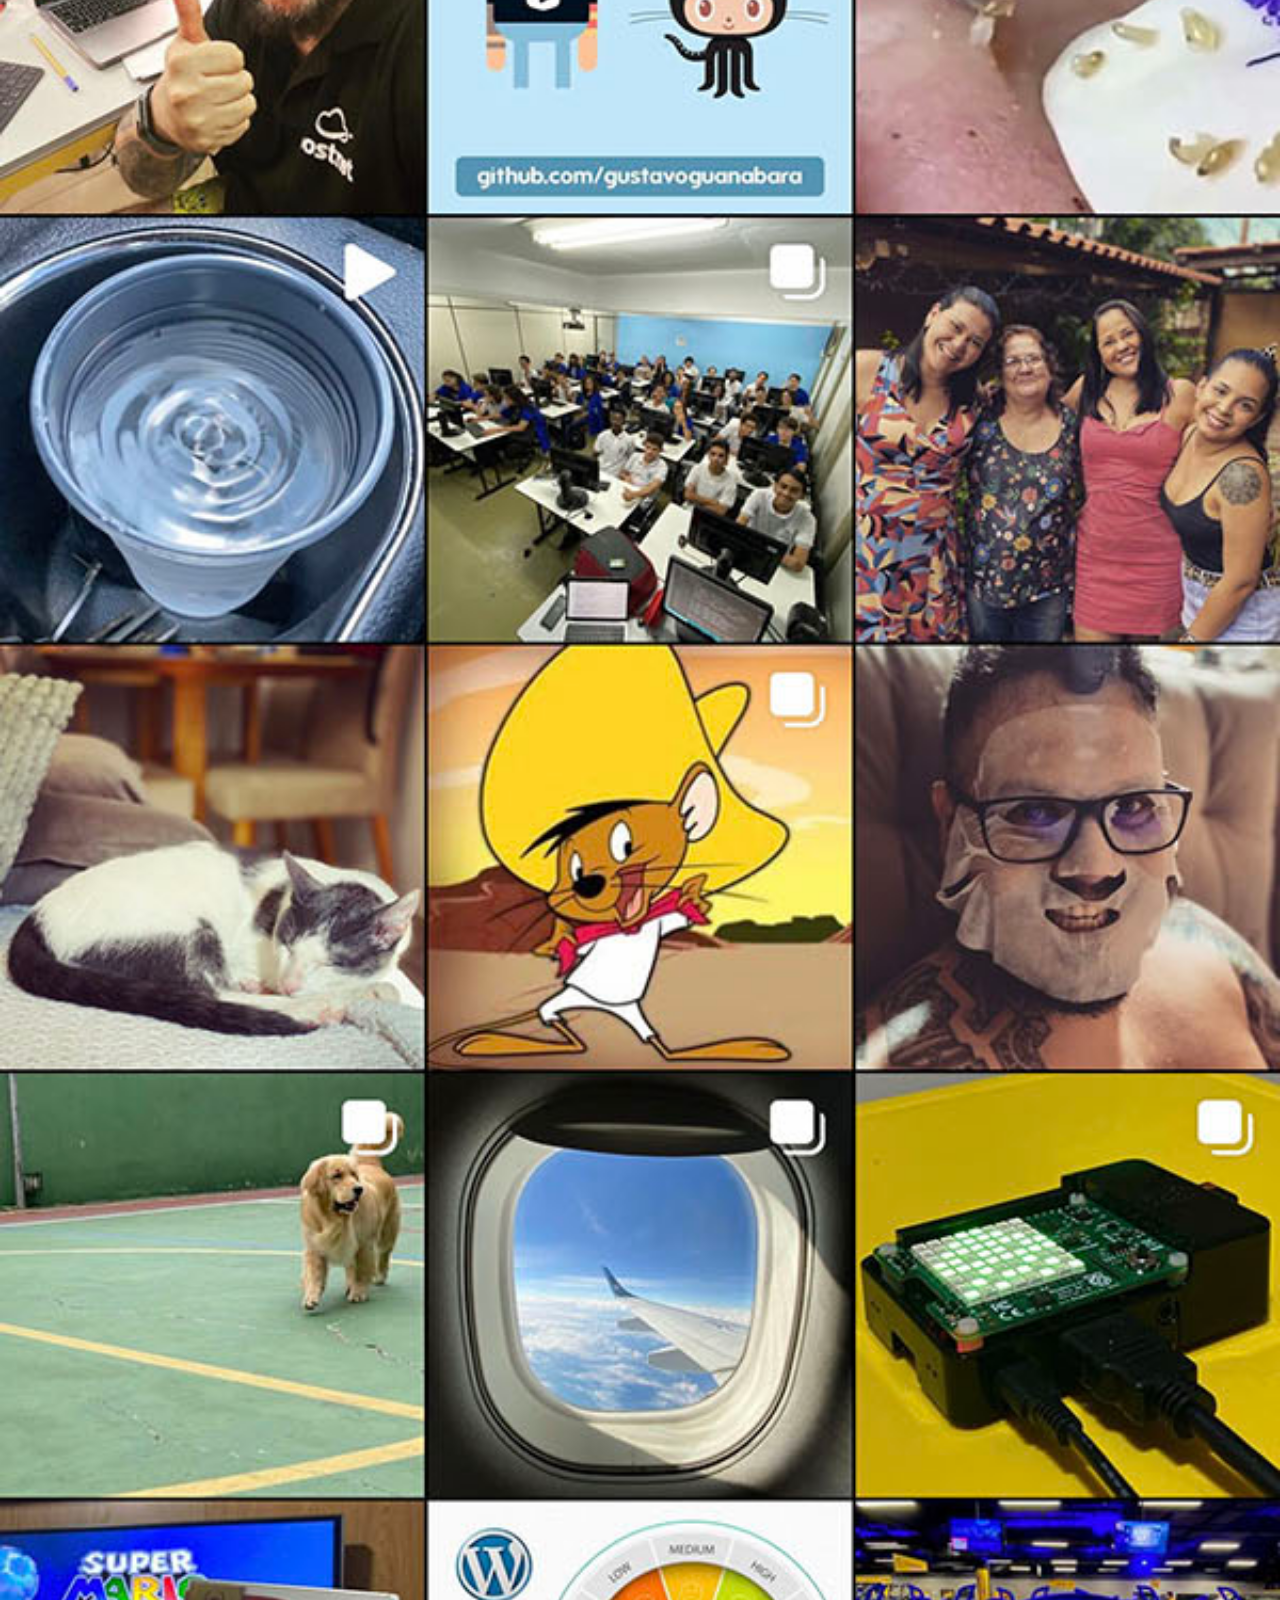
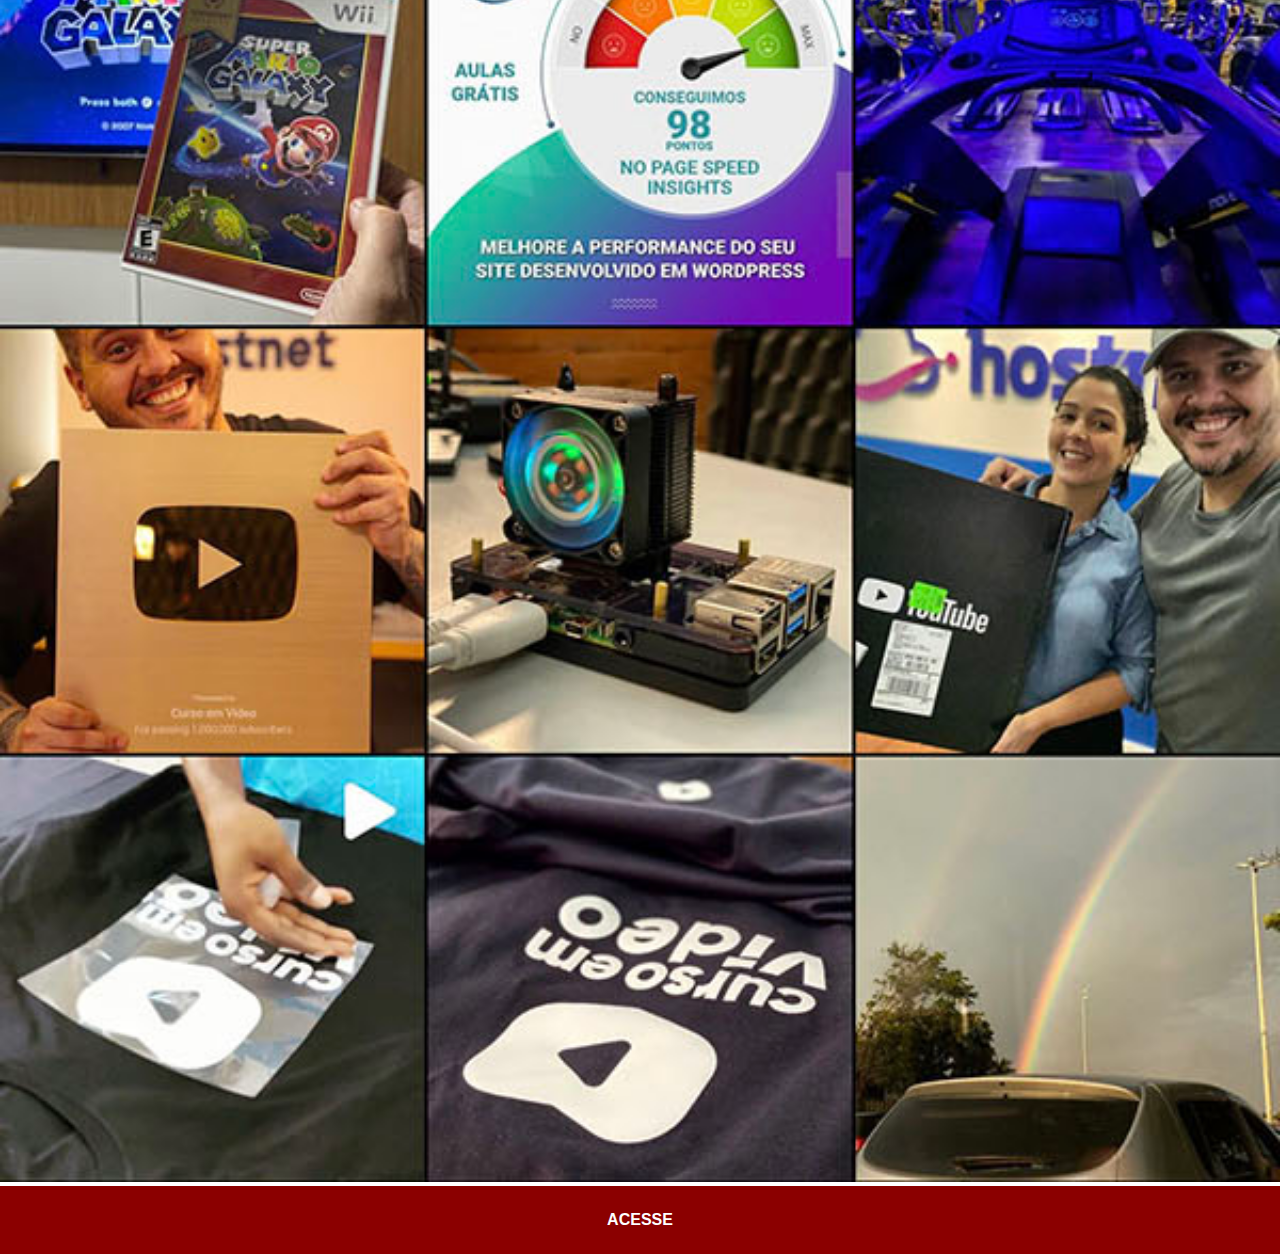
<file: instagram.html>
<!DOCTYPE html>
<html lang="pt-br">
<head>
    <meta charset="UTF-8">
    <meta name="viewport" content="width=device-width, initial-scale=1.0">
    <link rel="stylesheet" href="estilos/social.css">
    <title>Instagram</title>
</head>
<body>
    <img src="pacote-d013/imagens/tela-instagram.jpg" alt="Instagram">
    <a href="https://www.instagram.com/gustavoguanabara/" target="_blank">ACESSE</a>
</body>
</html>
</file>
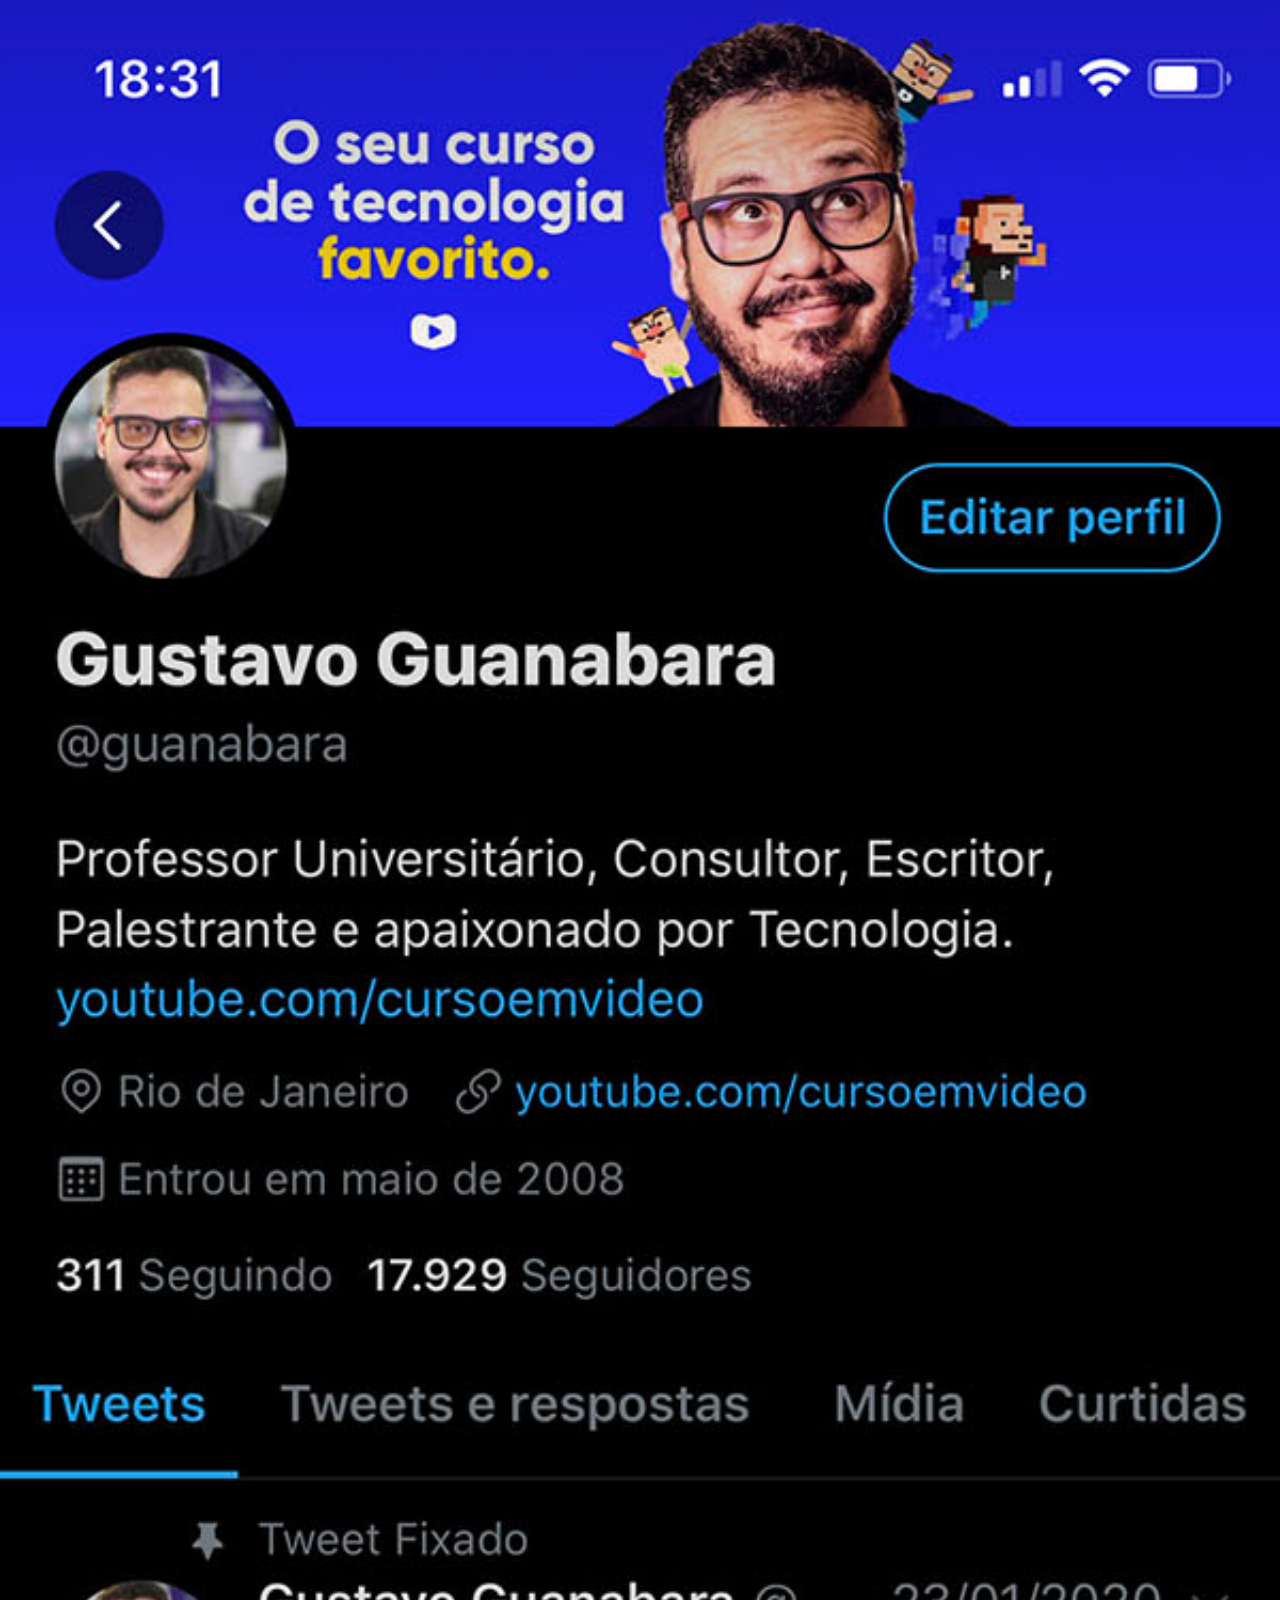
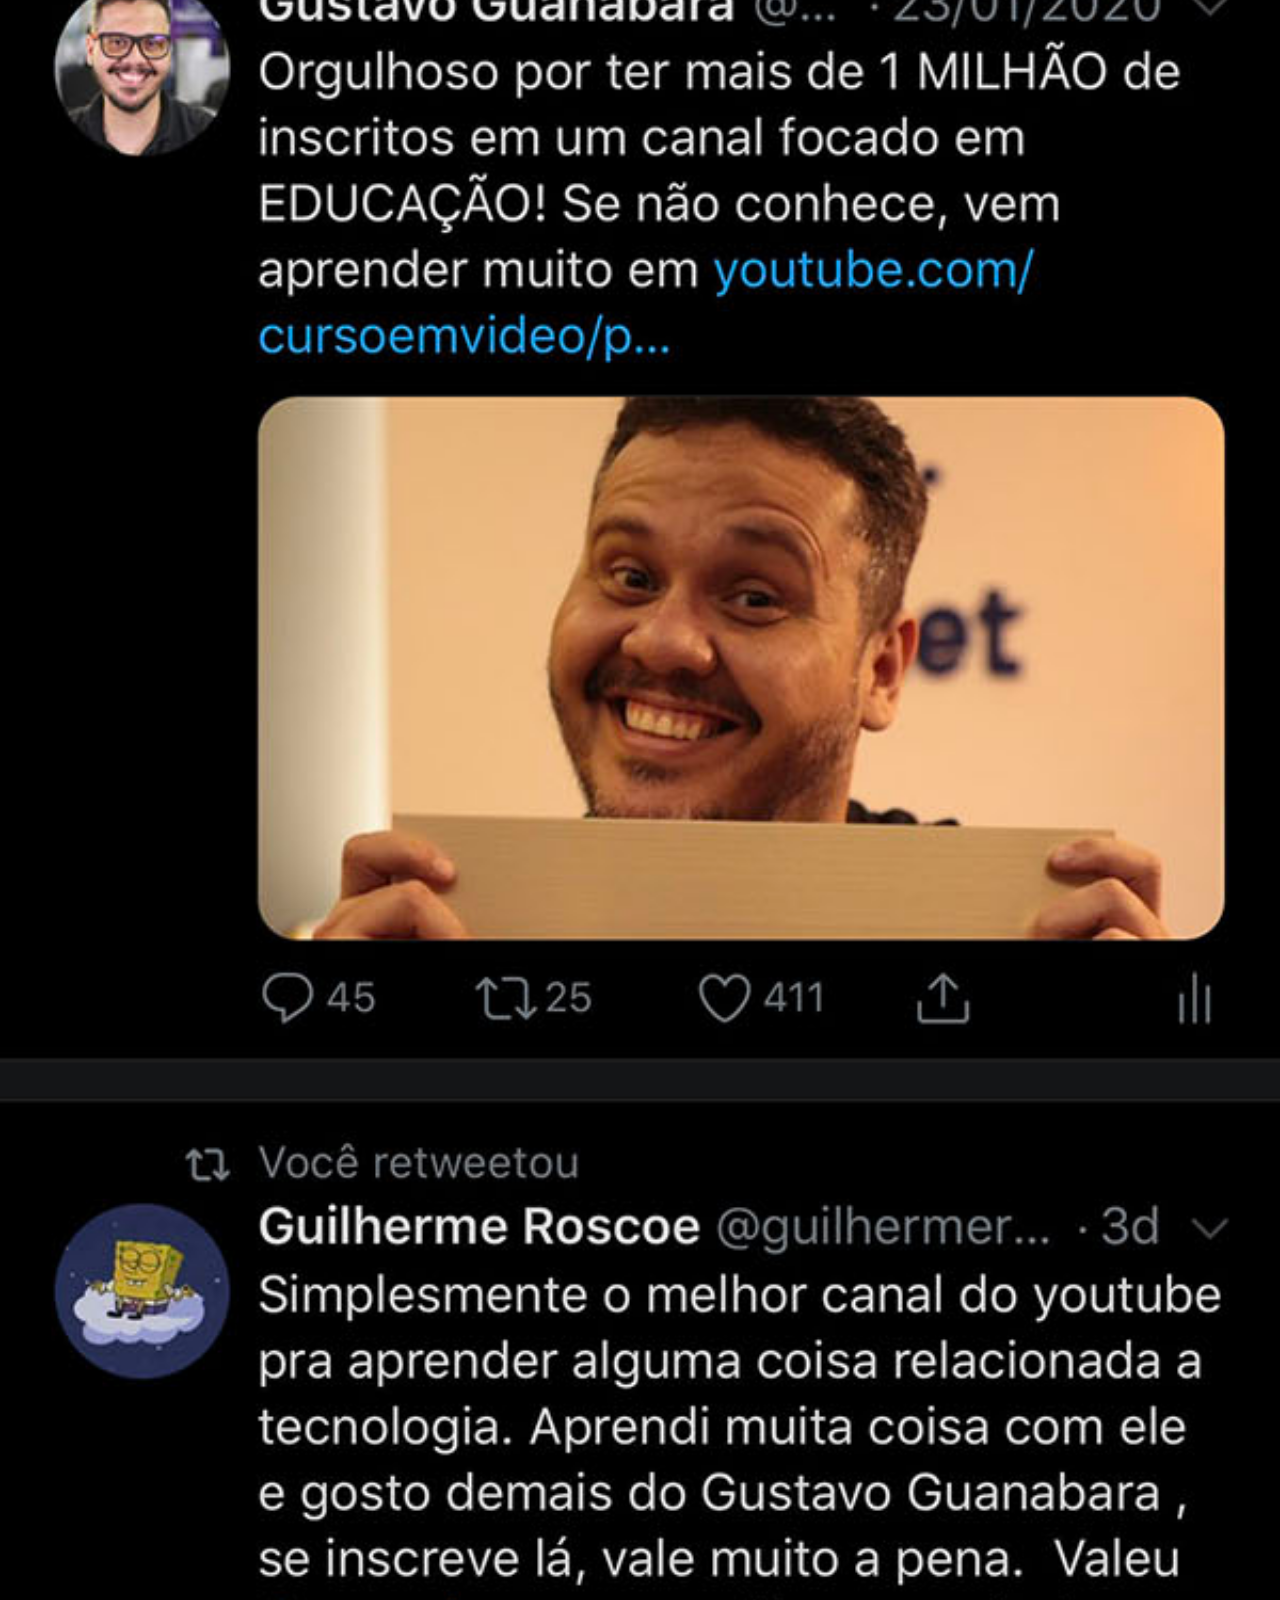
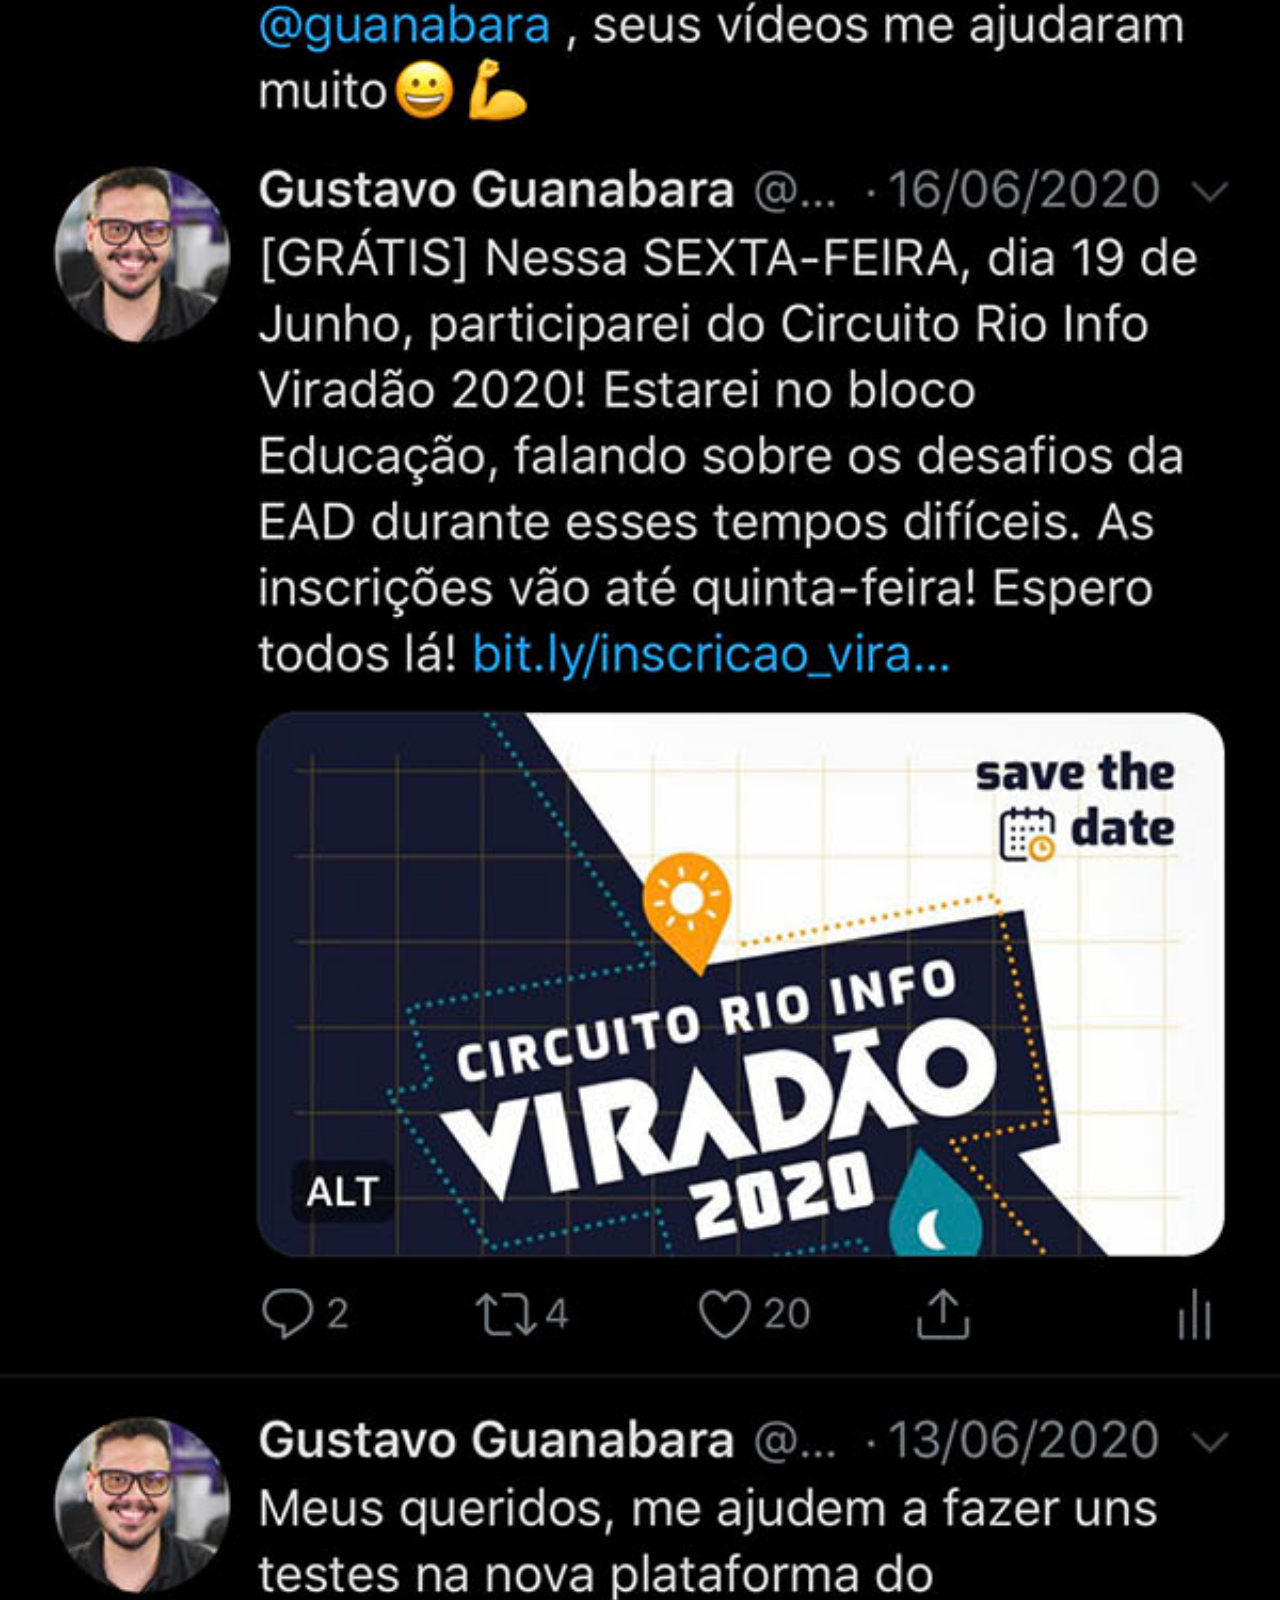
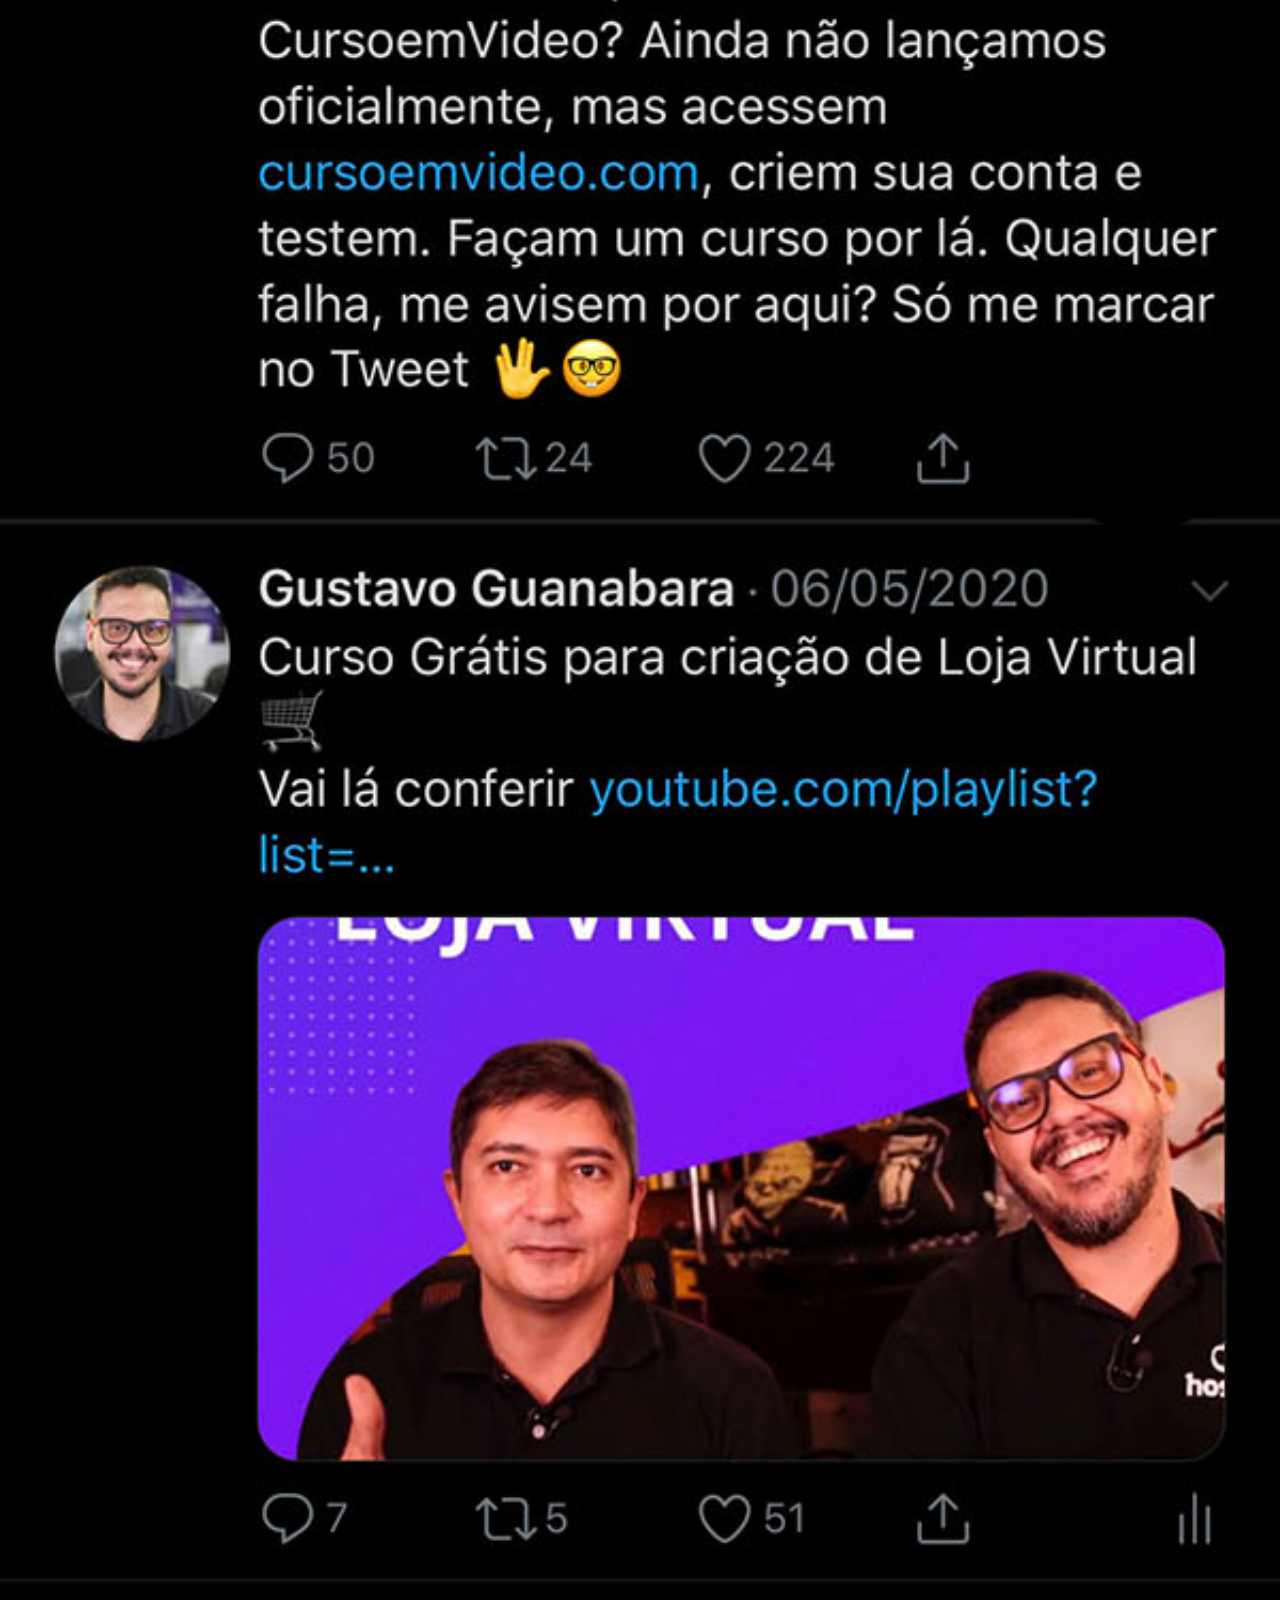
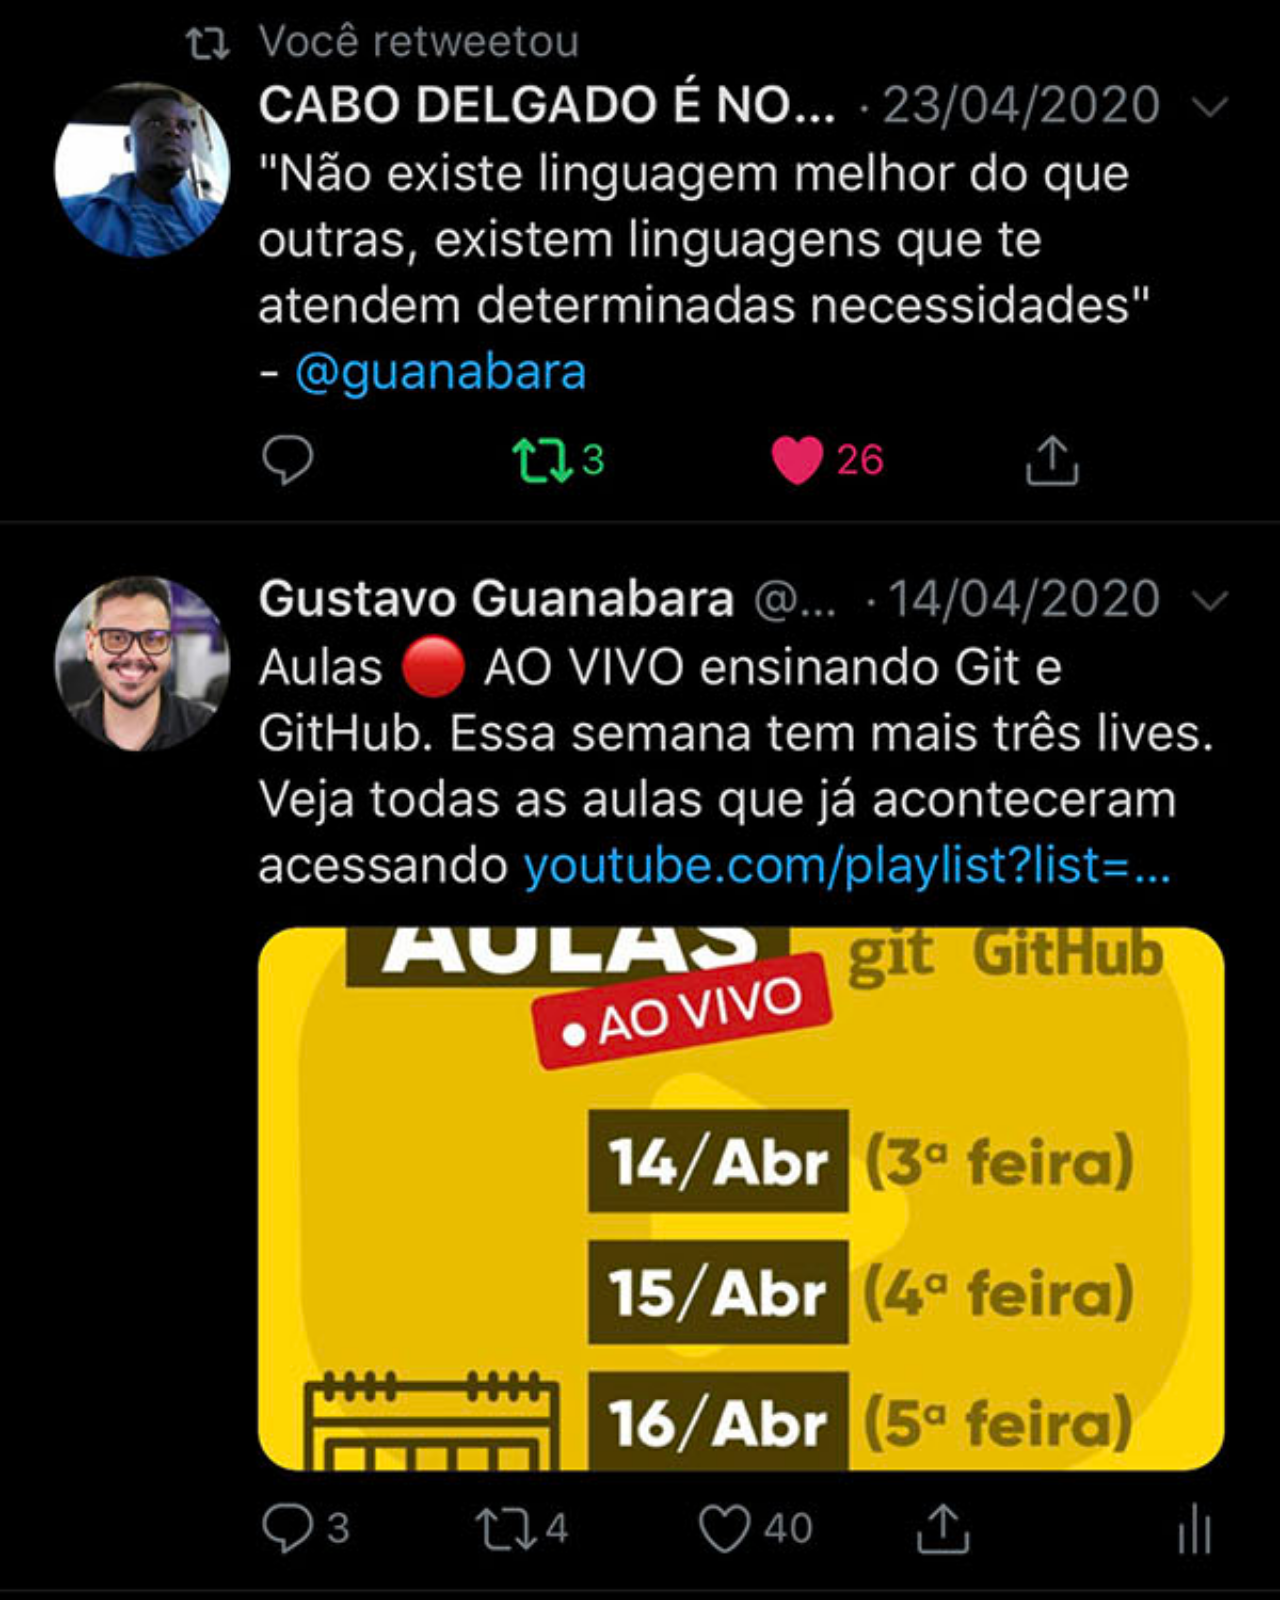
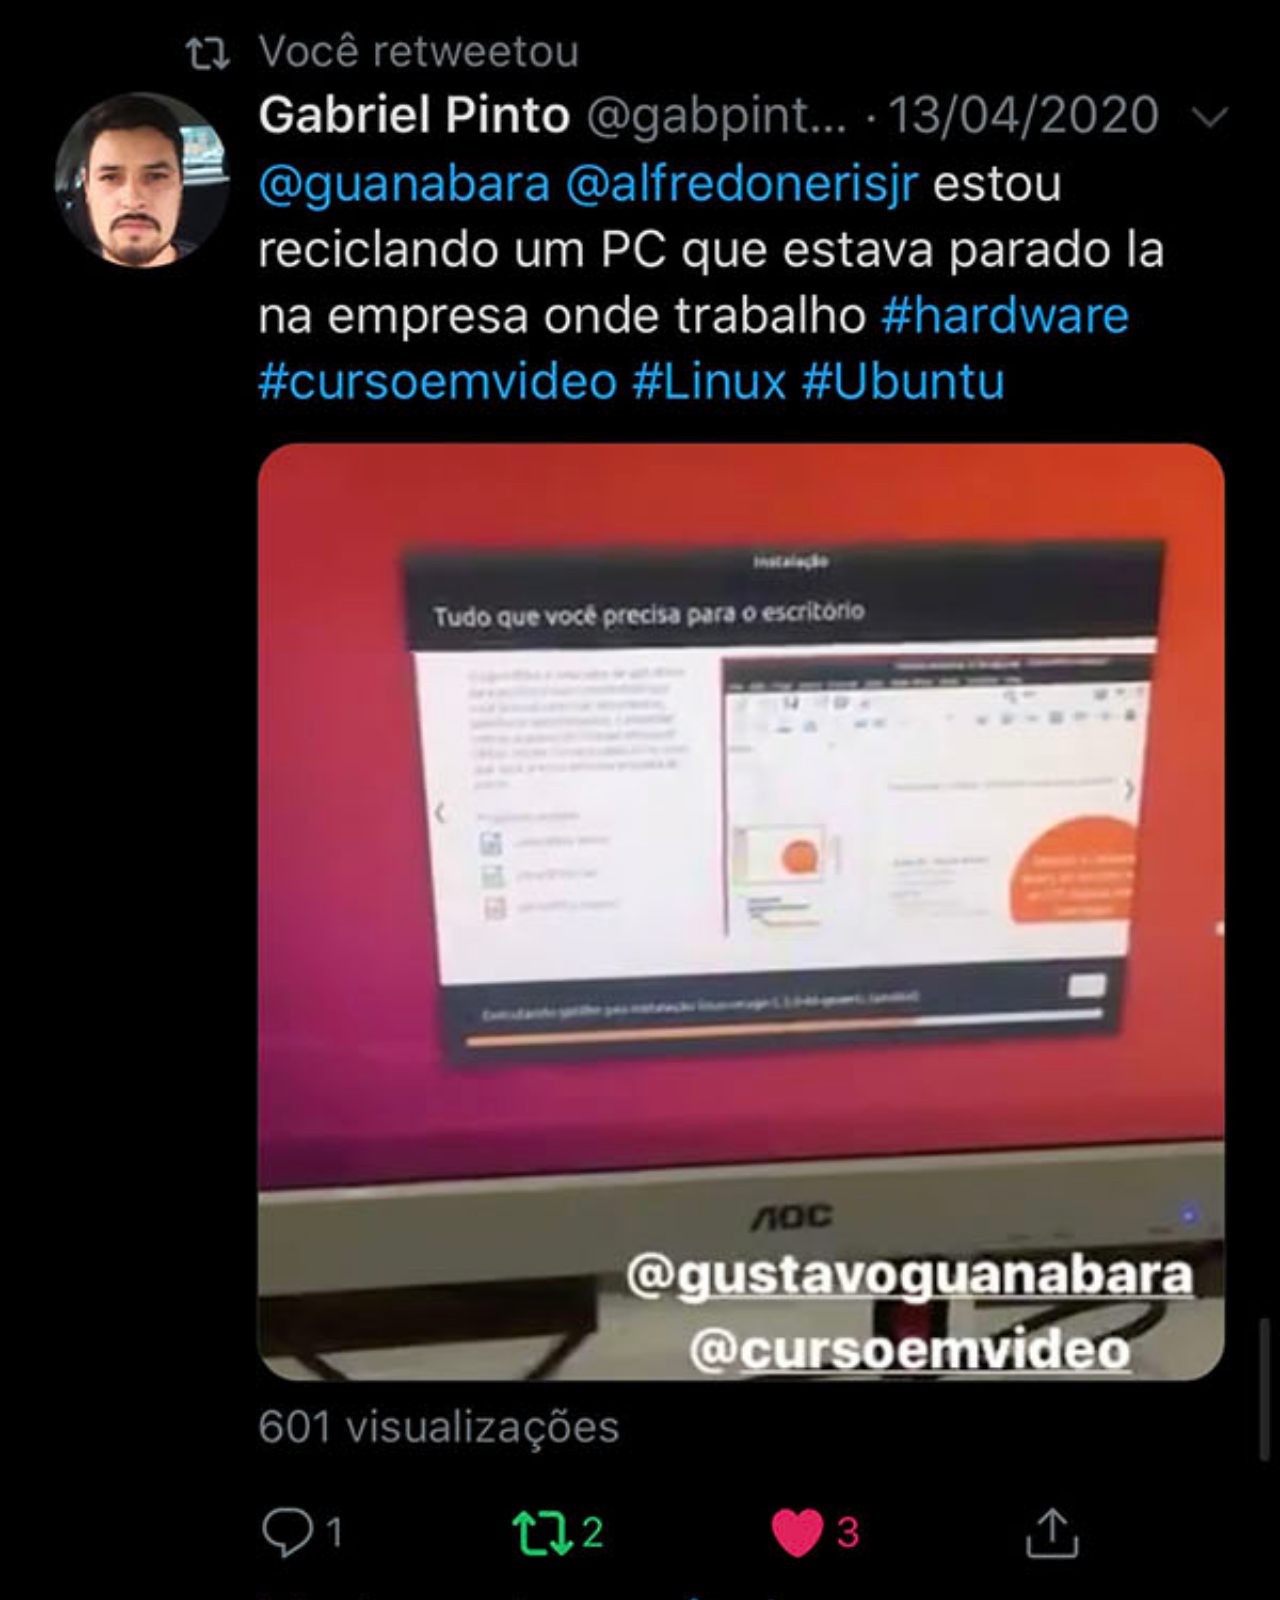
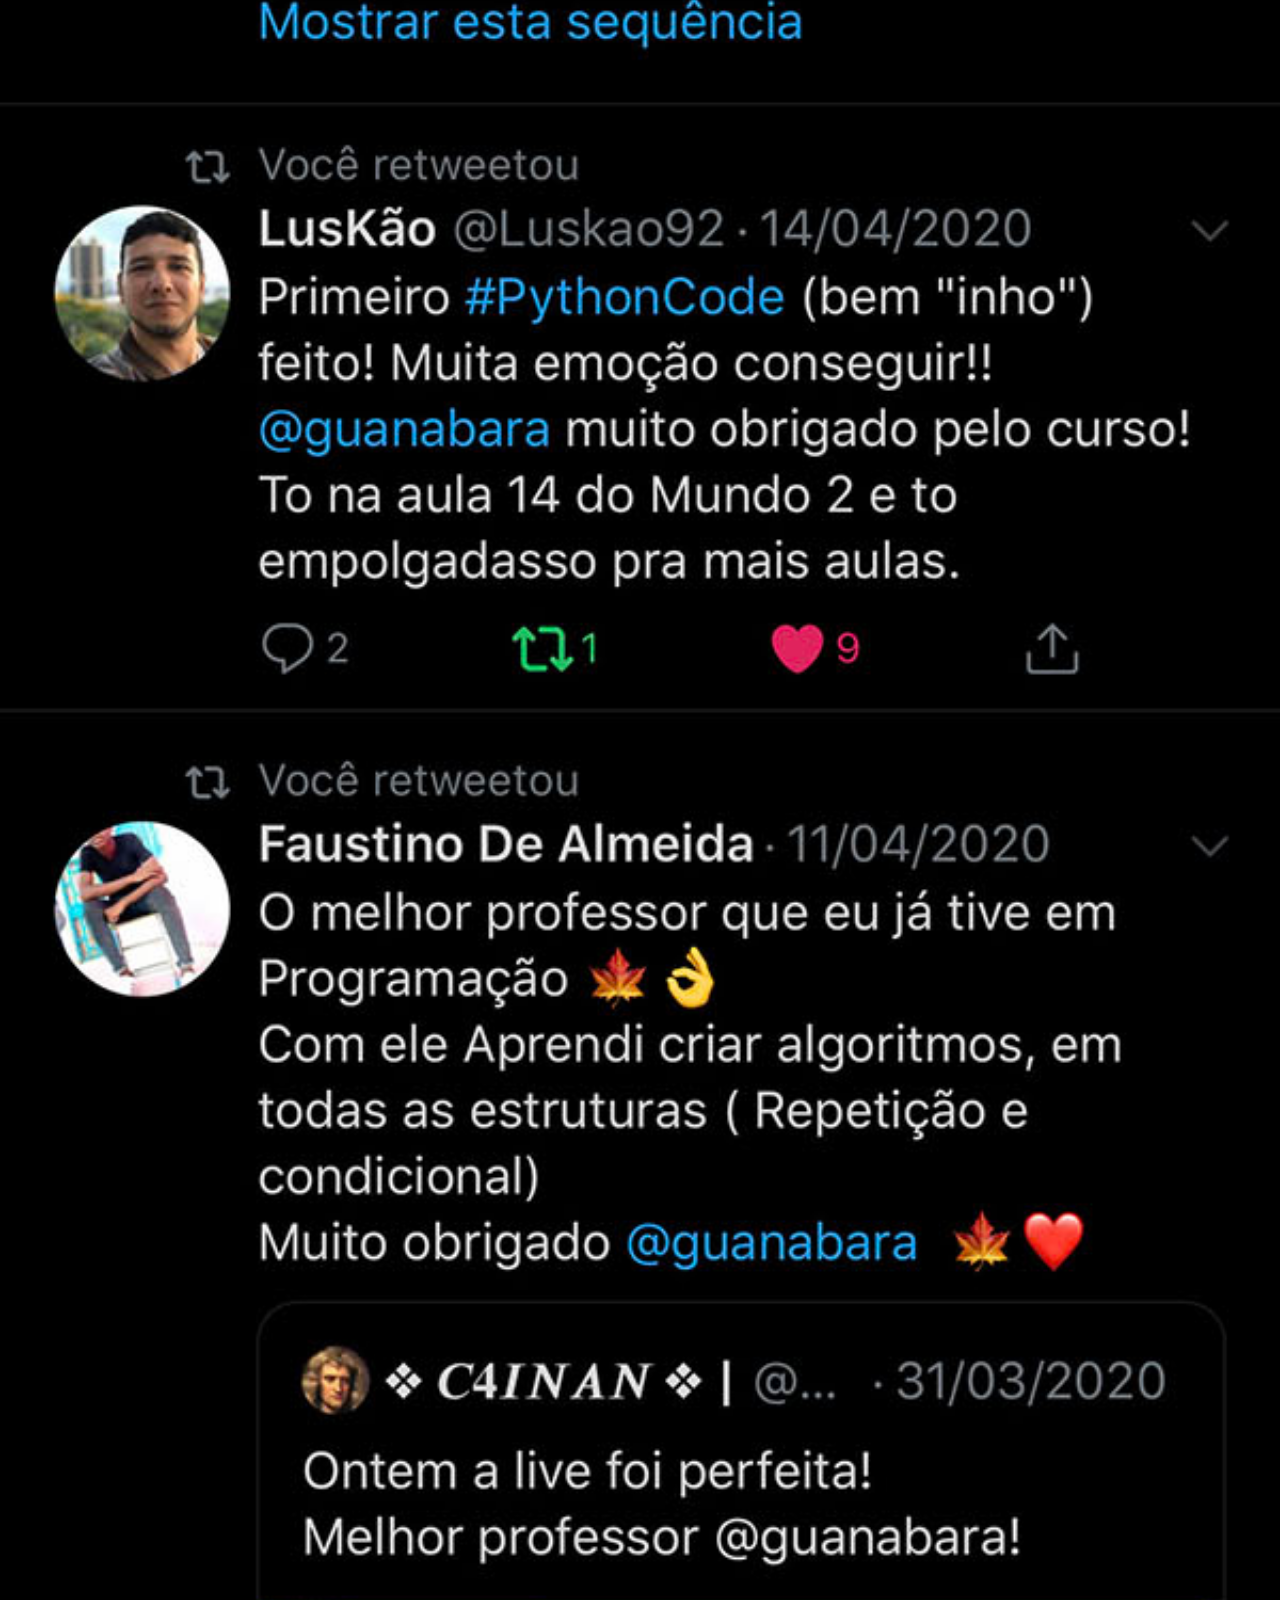
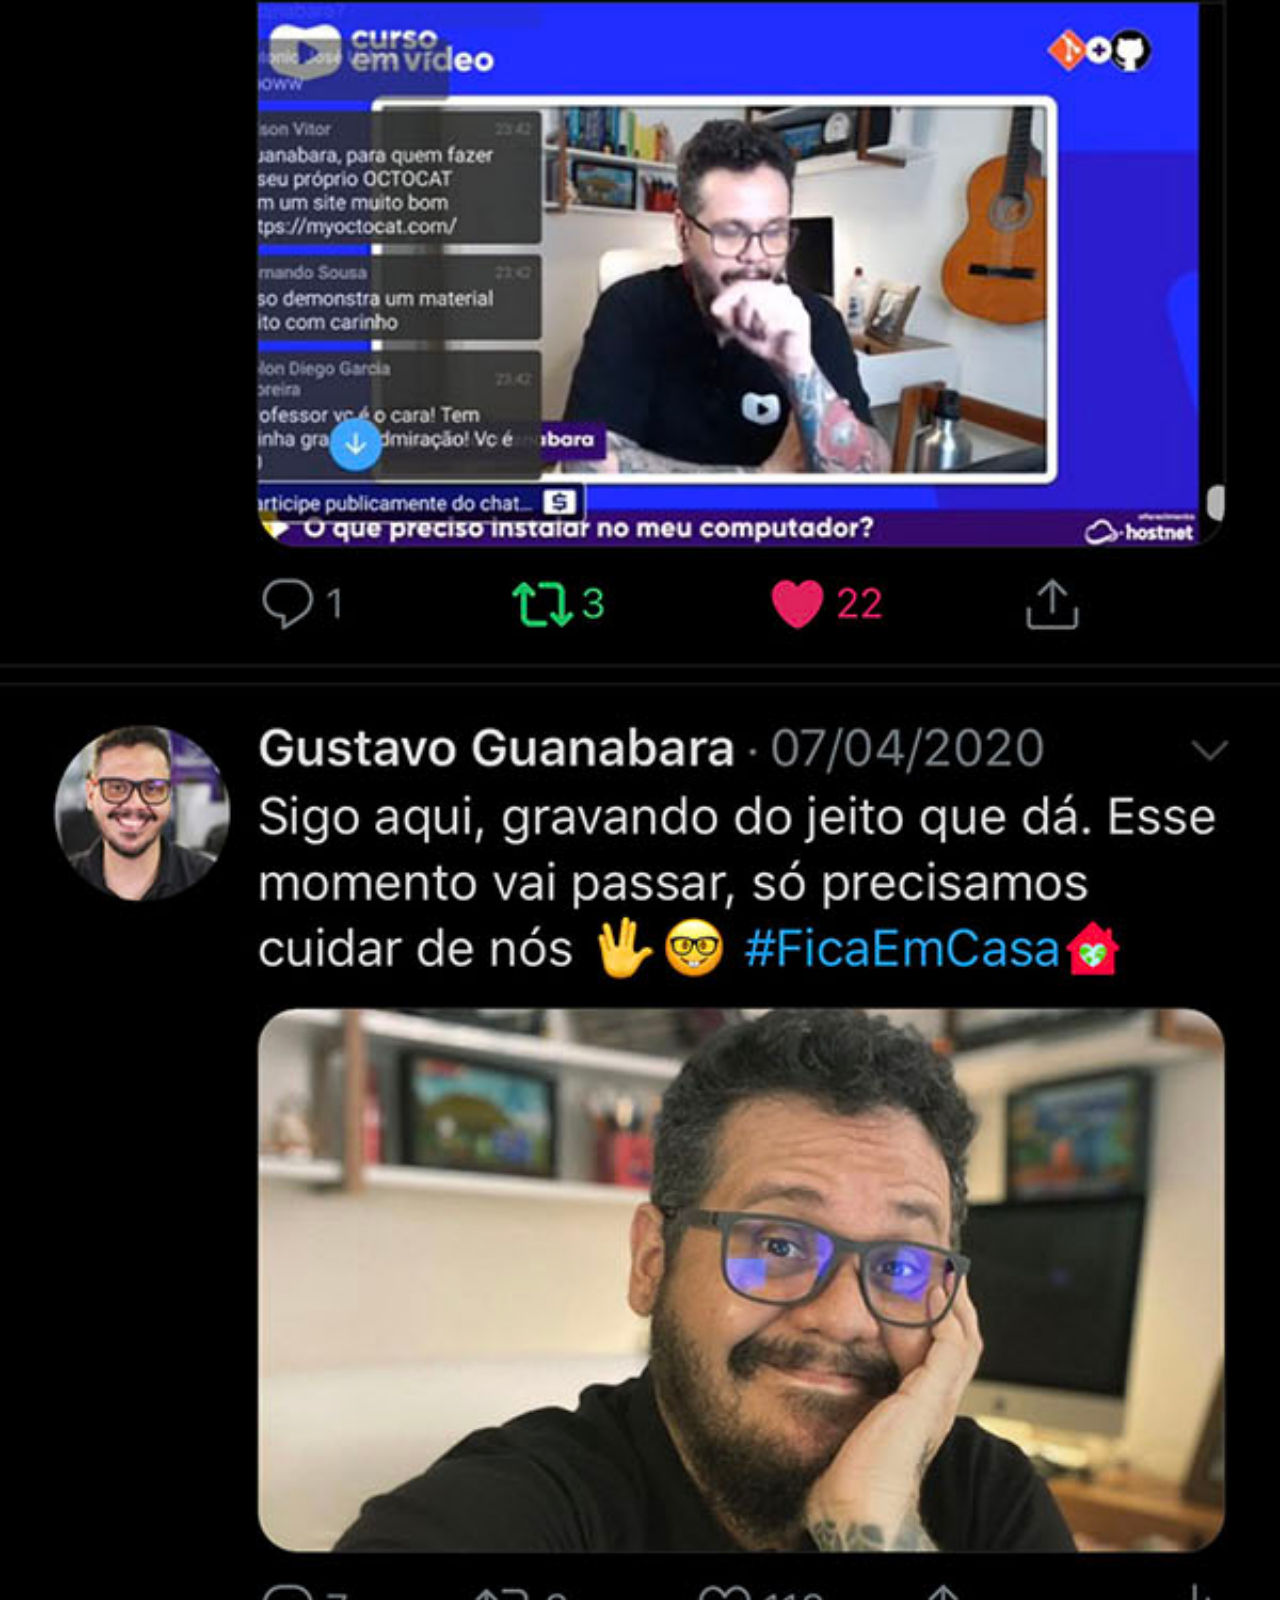
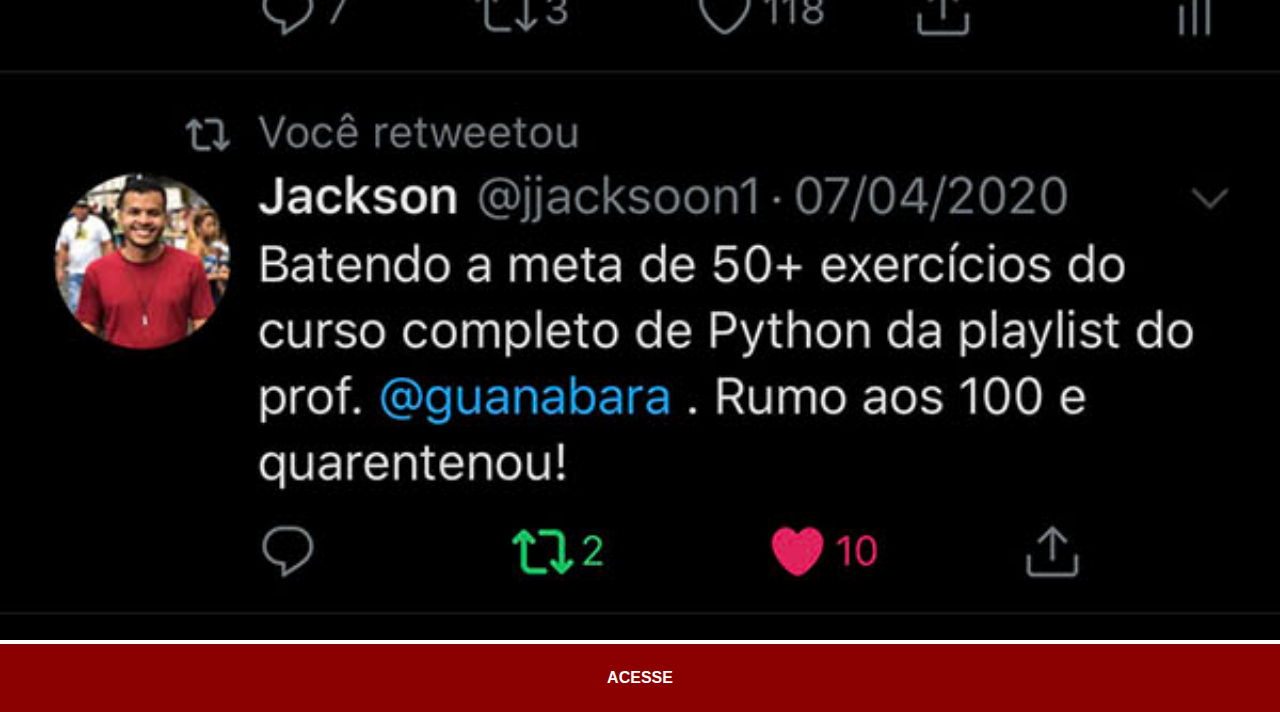
<file: twitter.html>
<!DOCTYPE html>
<html lang="pt-br">
<head>
    <meta charset="UTF-8">
    <meta name="viewport" content="width=device-width, initial-scale=1.0">
    <link rel="stylesheet" href="estilos/social.css">
    <title>Twitter</title>
</head>
<body>
    <img src="pacote-d013/imagens/tela-twitter.jpg" alt="Twitter">
    <a href="https://x.com/guanabara" target="_blank">ACESSE</a>
</body>
</html>
</file>
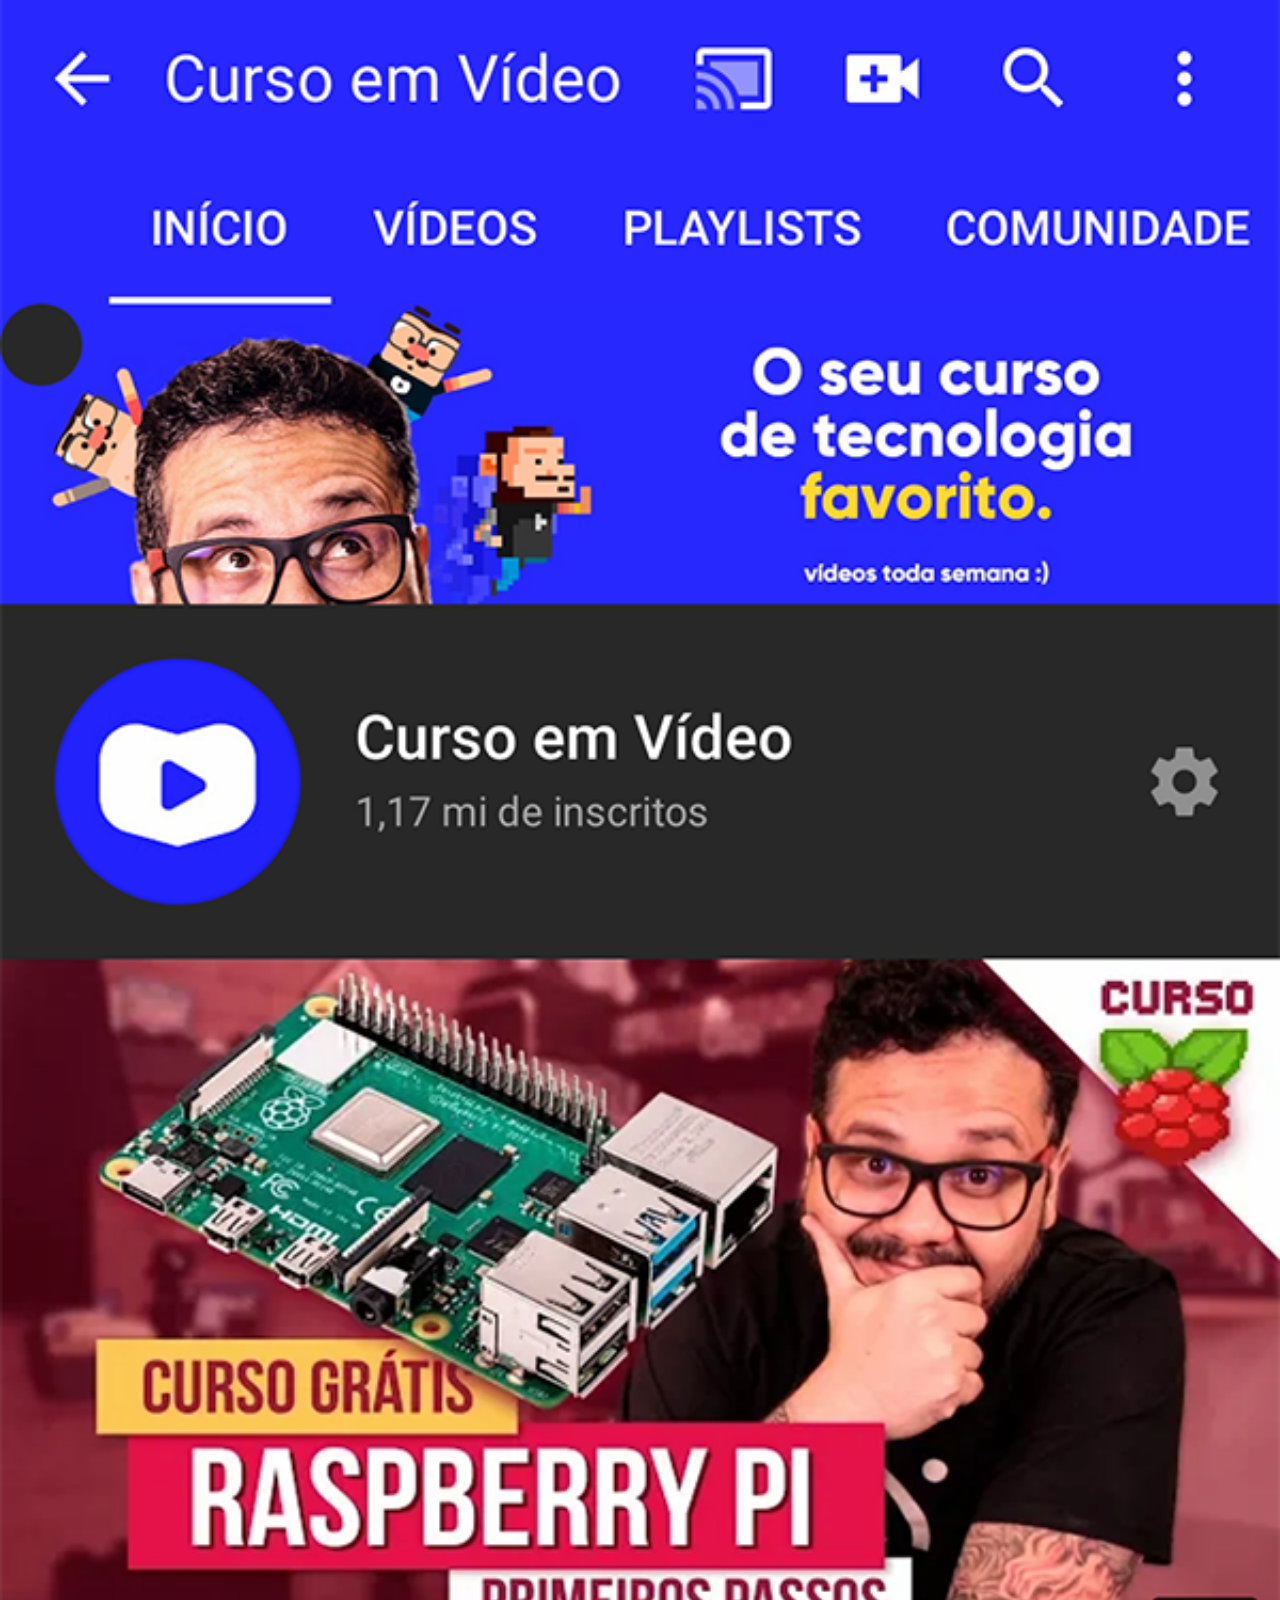
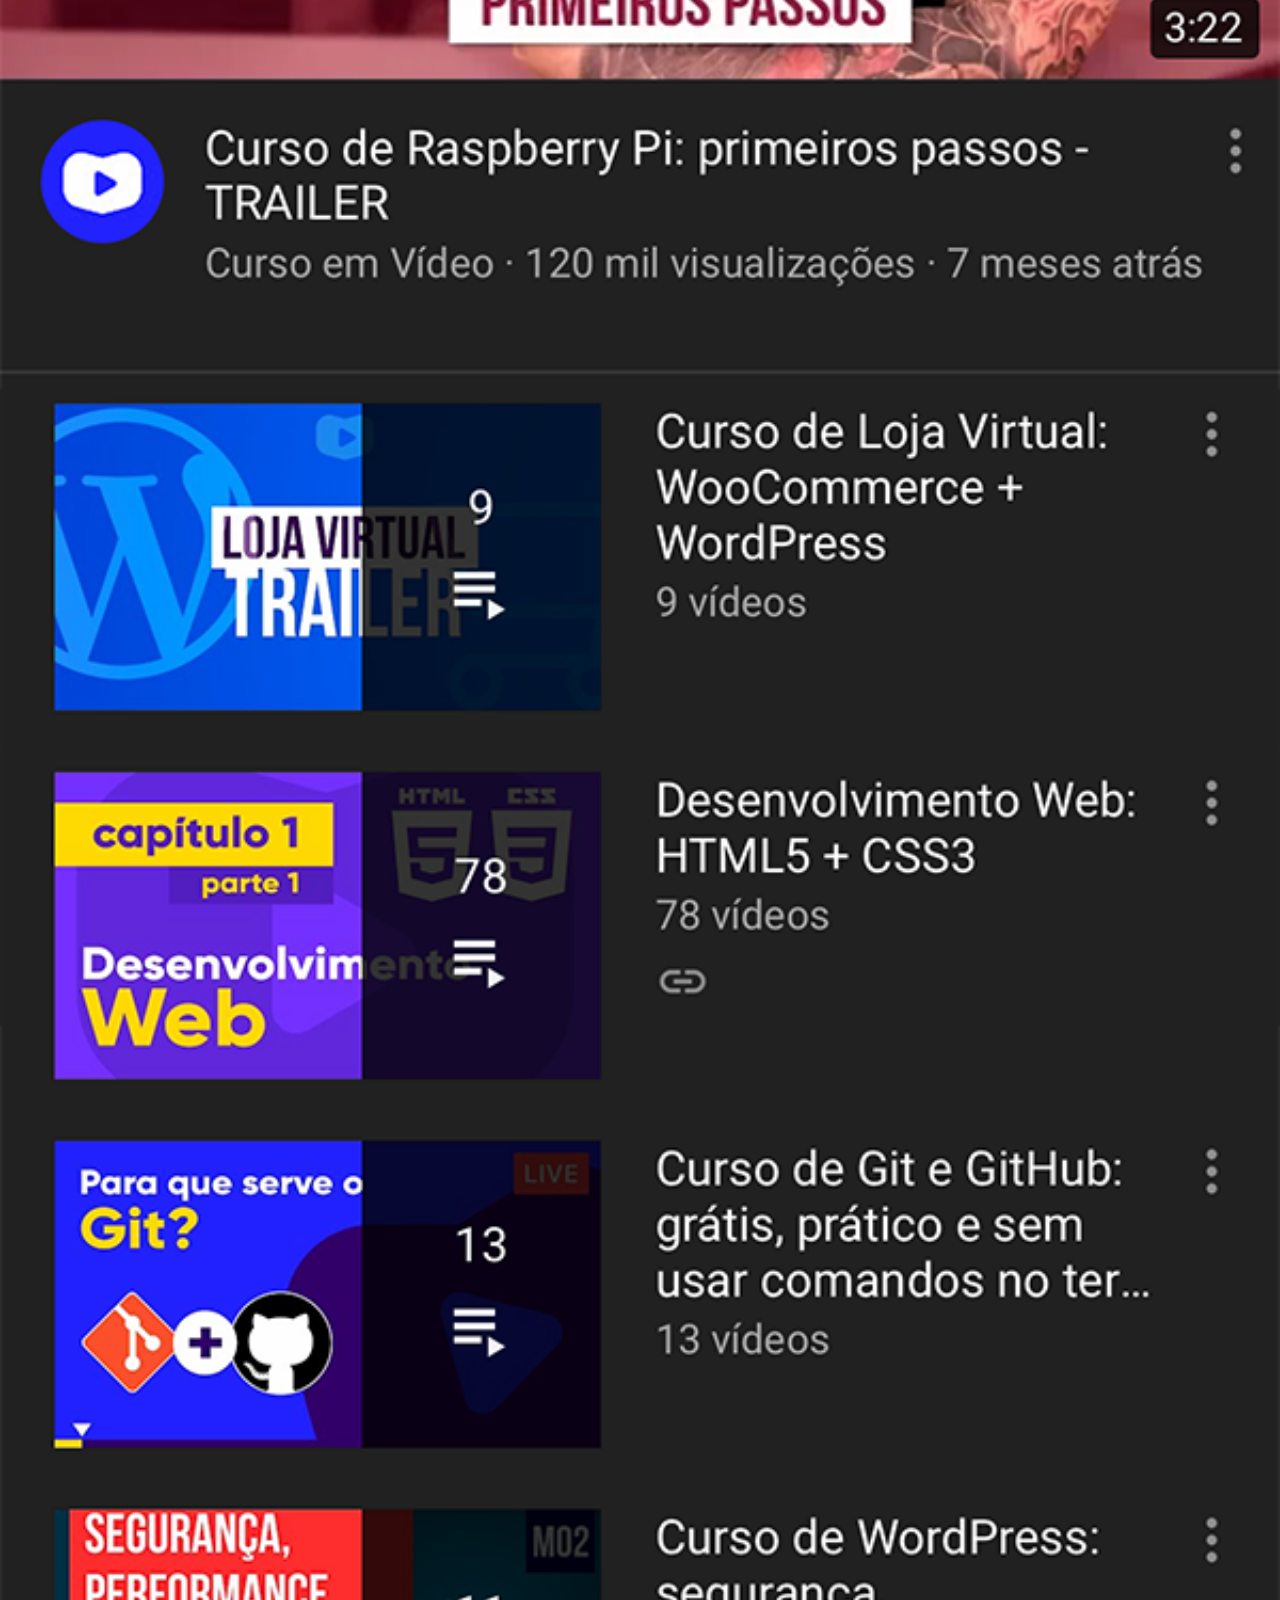
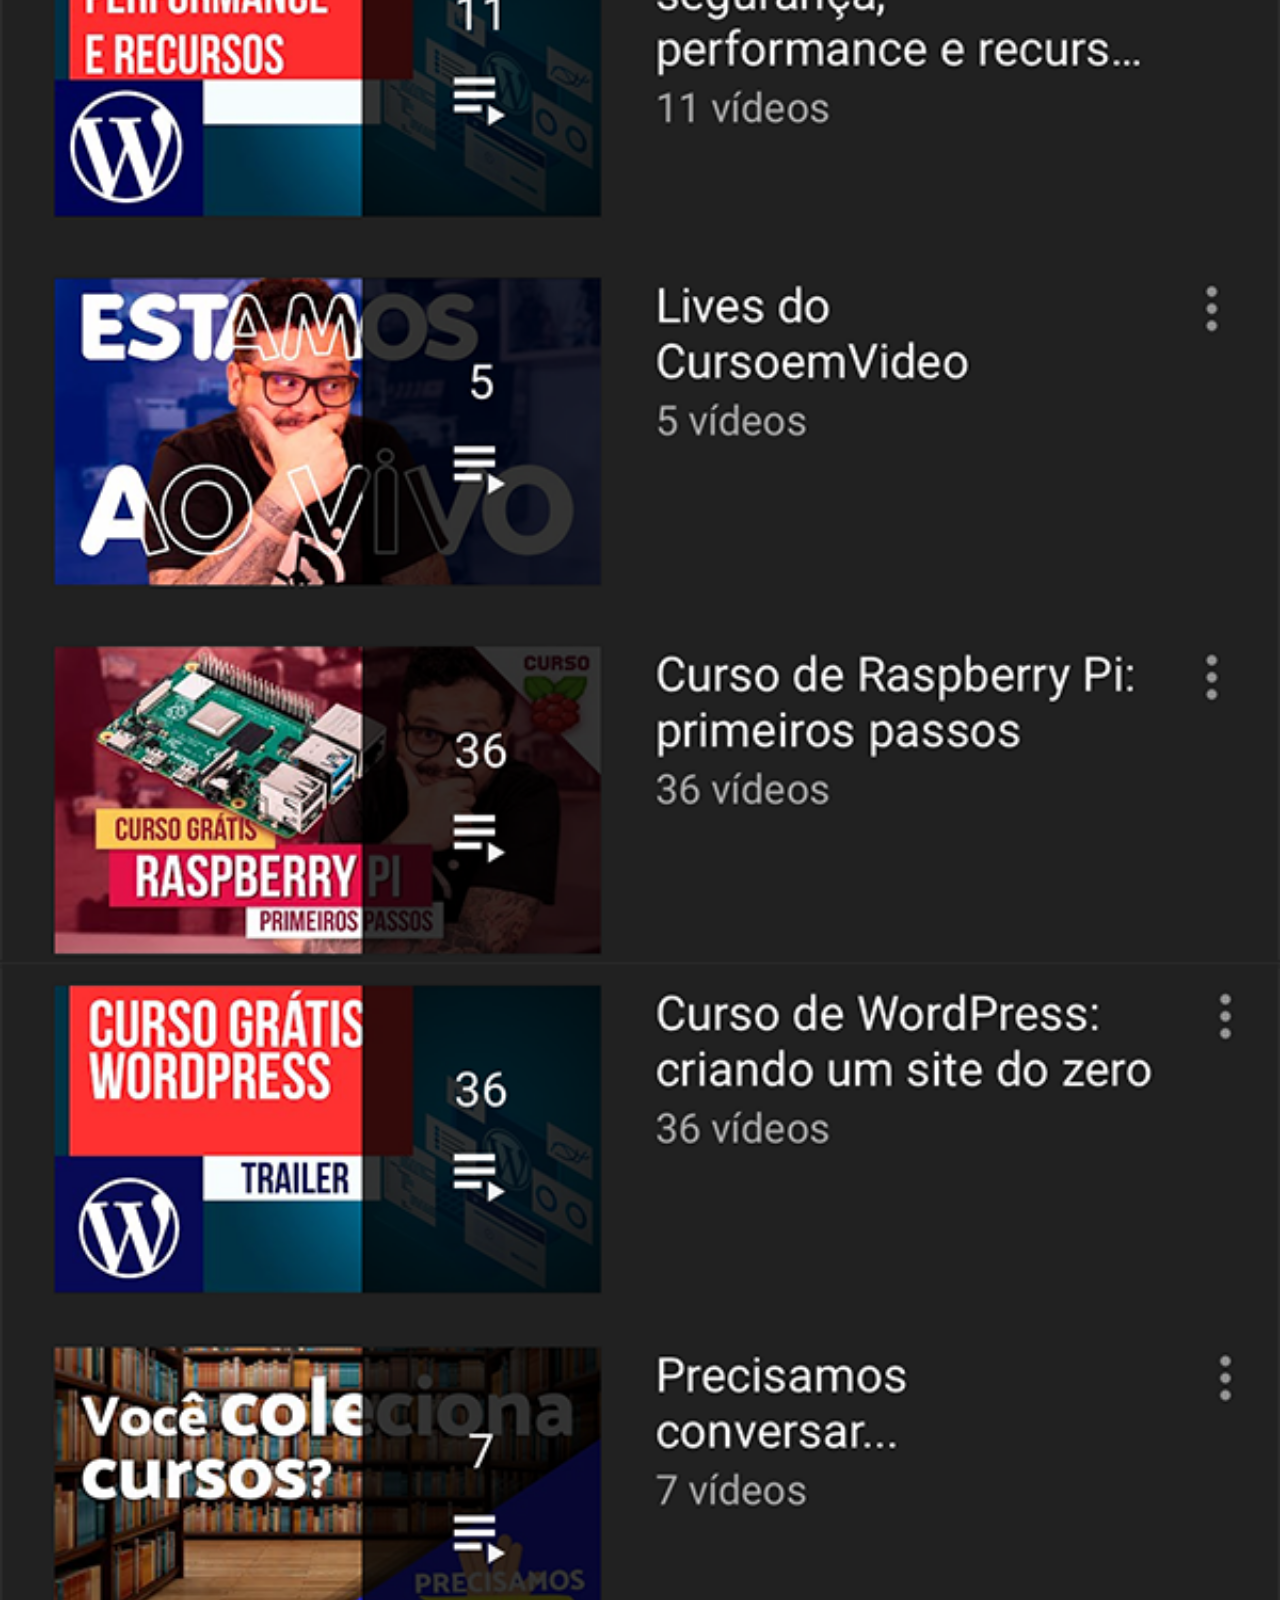
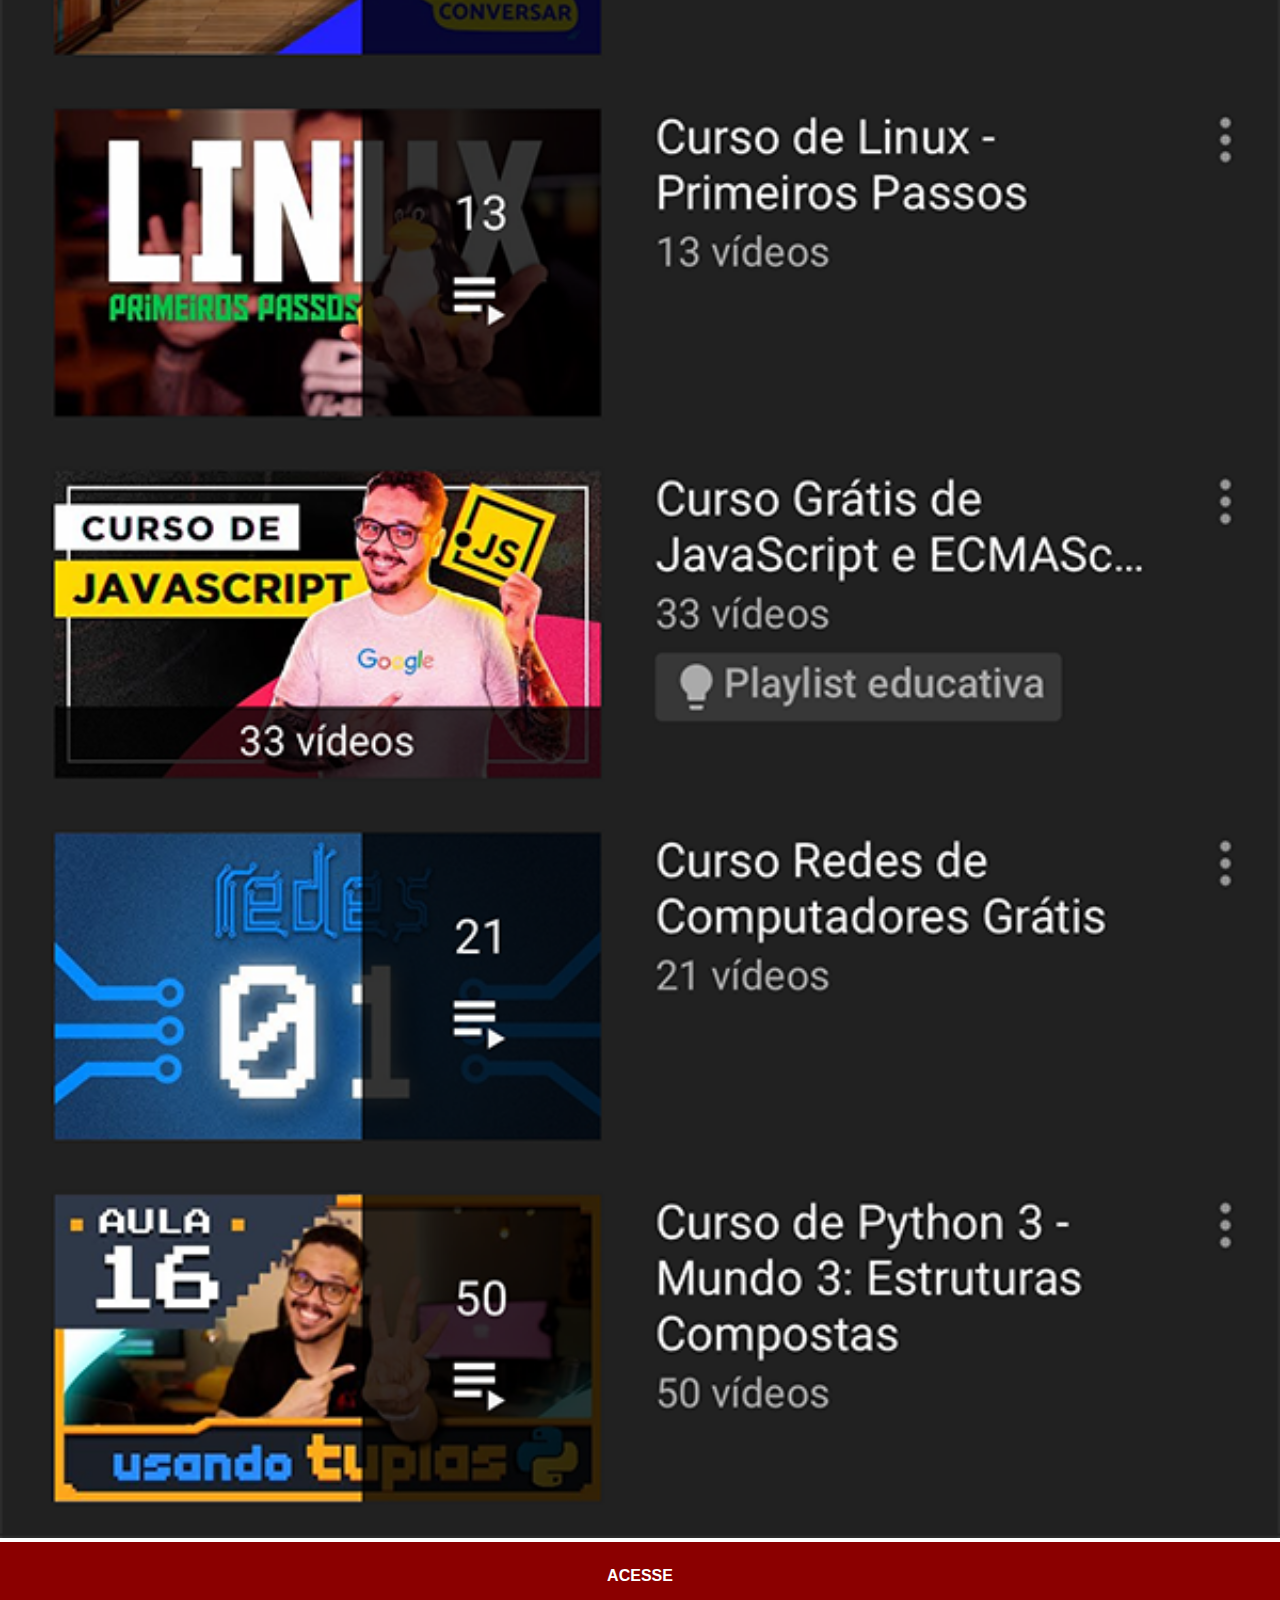
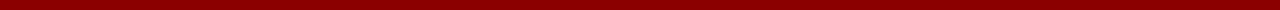
<file: youtube.html>
<!DOCTYPE html>
<html lang="pt-br">
<head>
    <meta charset="UTF-8">
    <meta name="viewport" content="width=device-width, initial-scale=1.0">
    <link rel="stylesheet" href="estilos/social.css">
    <title>Youtube</title>
</head>
<body>
    <img src="pacote-d013/imagens/tela-youtube.png" alt="YouTube">
    <a href="https://www.youtube.com/c/CursoemV%C3%ADdeo/playlists" target="_blank">ACESSE</a>
</body>
</html>
</file>
<file: estilos/style.css>
@charset "UTF-8";

*{
    margin: 0px;
    padding: 0px;
    font-family: Arial, Helvetica, sans-serif;
}

html, body{
    height: 100vh;
    width: 100vw;
    background-color: black;
}

body{
    background: url(../pacote-d013/imagens/fundo-madeira.jpg) no-repeat top center;
    background-size: cover;
    background-attachment: fixed;
}
main{
    height: 100vh;
    position: relative;
}

section#telefone{
    position: absolute;
    top: 50%;
    left: 50%;
    transform: translate(-50%, -50%);
    height: 627px;
    width: 311px;
    background-image: url('../pacote-d013/imagens/frame-iphone.png');
    background-repeat: no-repeat;
}
iframe#tela{
    position: relative;
    top: 80px;
    left: 22px;
    width: 267px;
    height: 471px;
}
section#redes-sociais{
    text-align: right;
}
section#redes-sociais > a > img{
    width: 50px;
    margin: 10px;
    border-radius: 50%;
    box-shadow: 2px 2px 5px rgb(0, 0, 0.400);
    box-sizing: border-box;
}
section#redes-sociais> a> img:hover{
    border: 2px solid rgba(255, 255, 255, 0.603);
    transform: translate(-3px, -3px);
    box-shadow: 5px 5px 10px rgb(0, 0, 0.600);
    transition: transform .4s;
}
</file>
<file: estilos/social.css>
@charset "UTF-8";

*{
    margin: 0px;
    padding: 0px;
    font-family: Arial, Helvetica, sans-serif;
}
::-webkit-scrollbar{
    width: 0px;
    height: 0px;
}
img{
    width: 100vw;
}
a{
    display: block;
    background-color: darkred;
    color: white;
    padding: 25px;
    text-align: center;
    font-weight: bolder;
    text-decoration: none;
}
a:hover{
    background-color: red;
}
</file>
